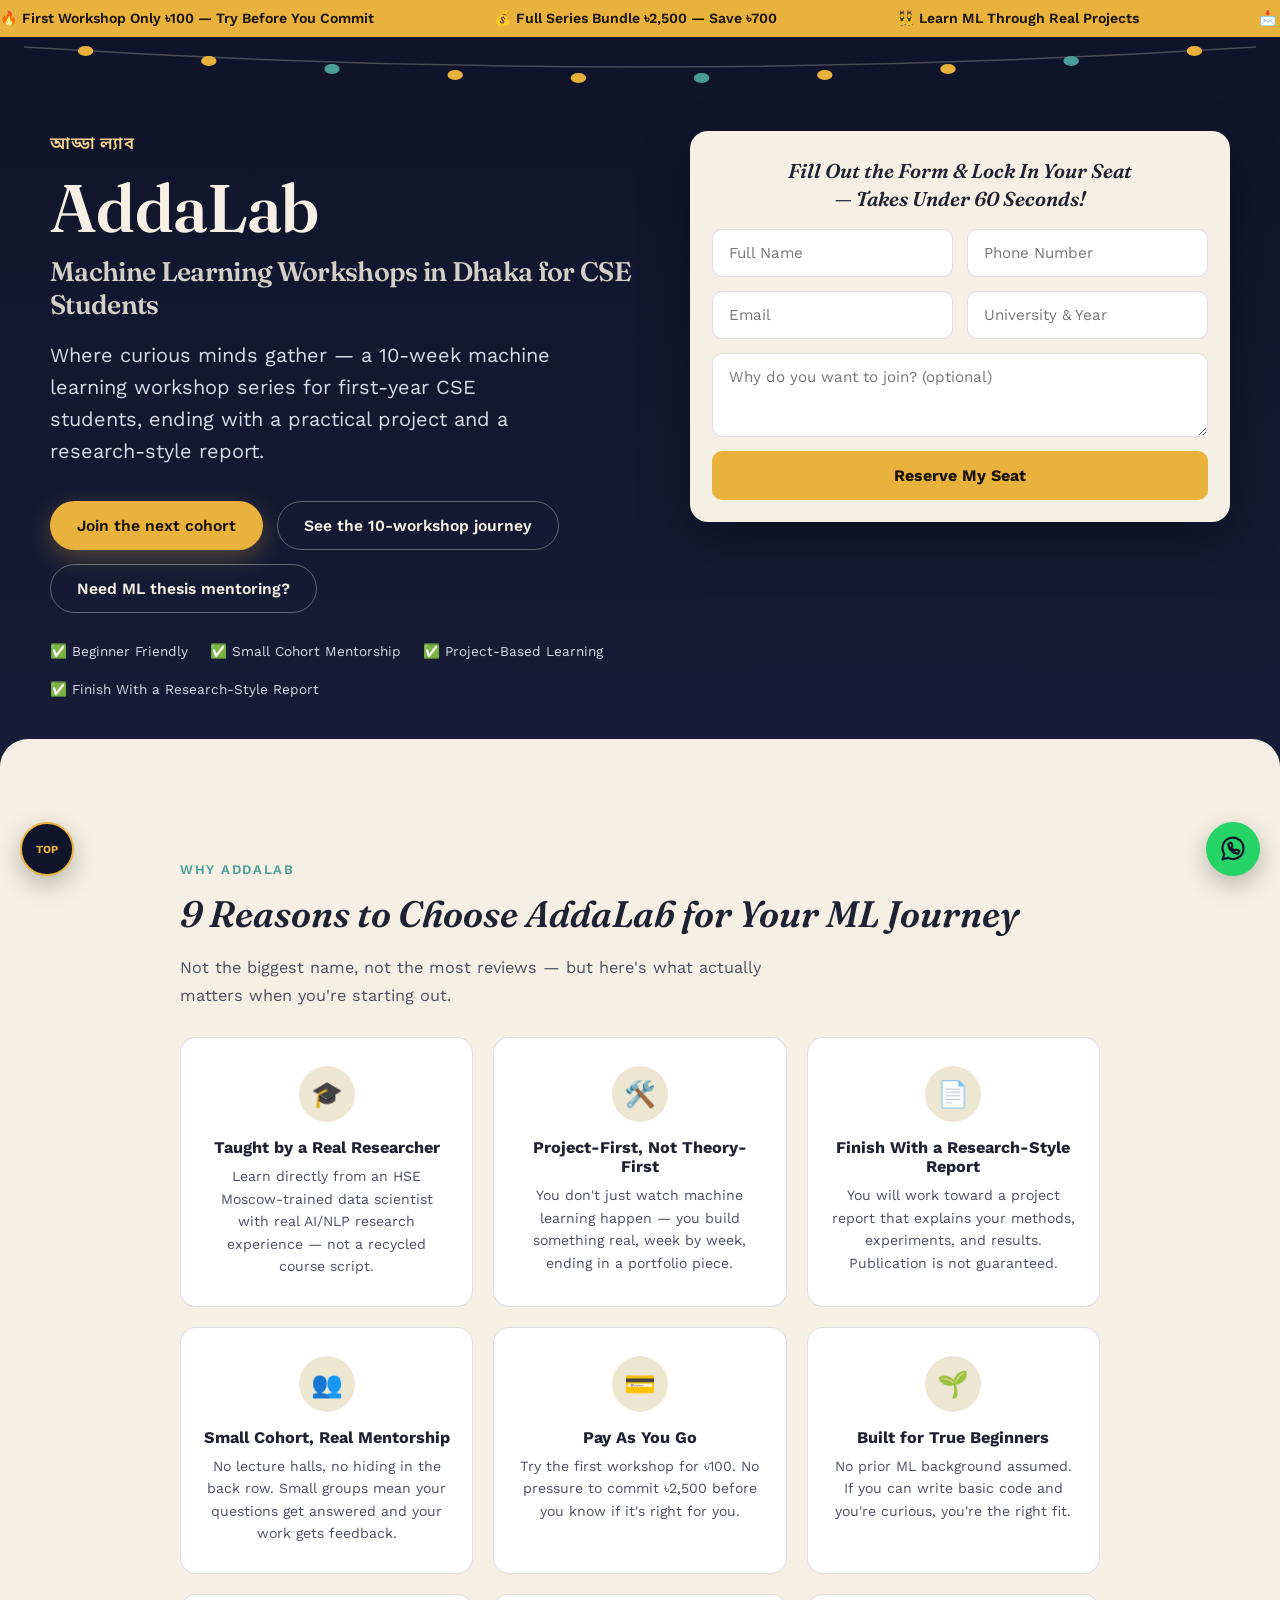
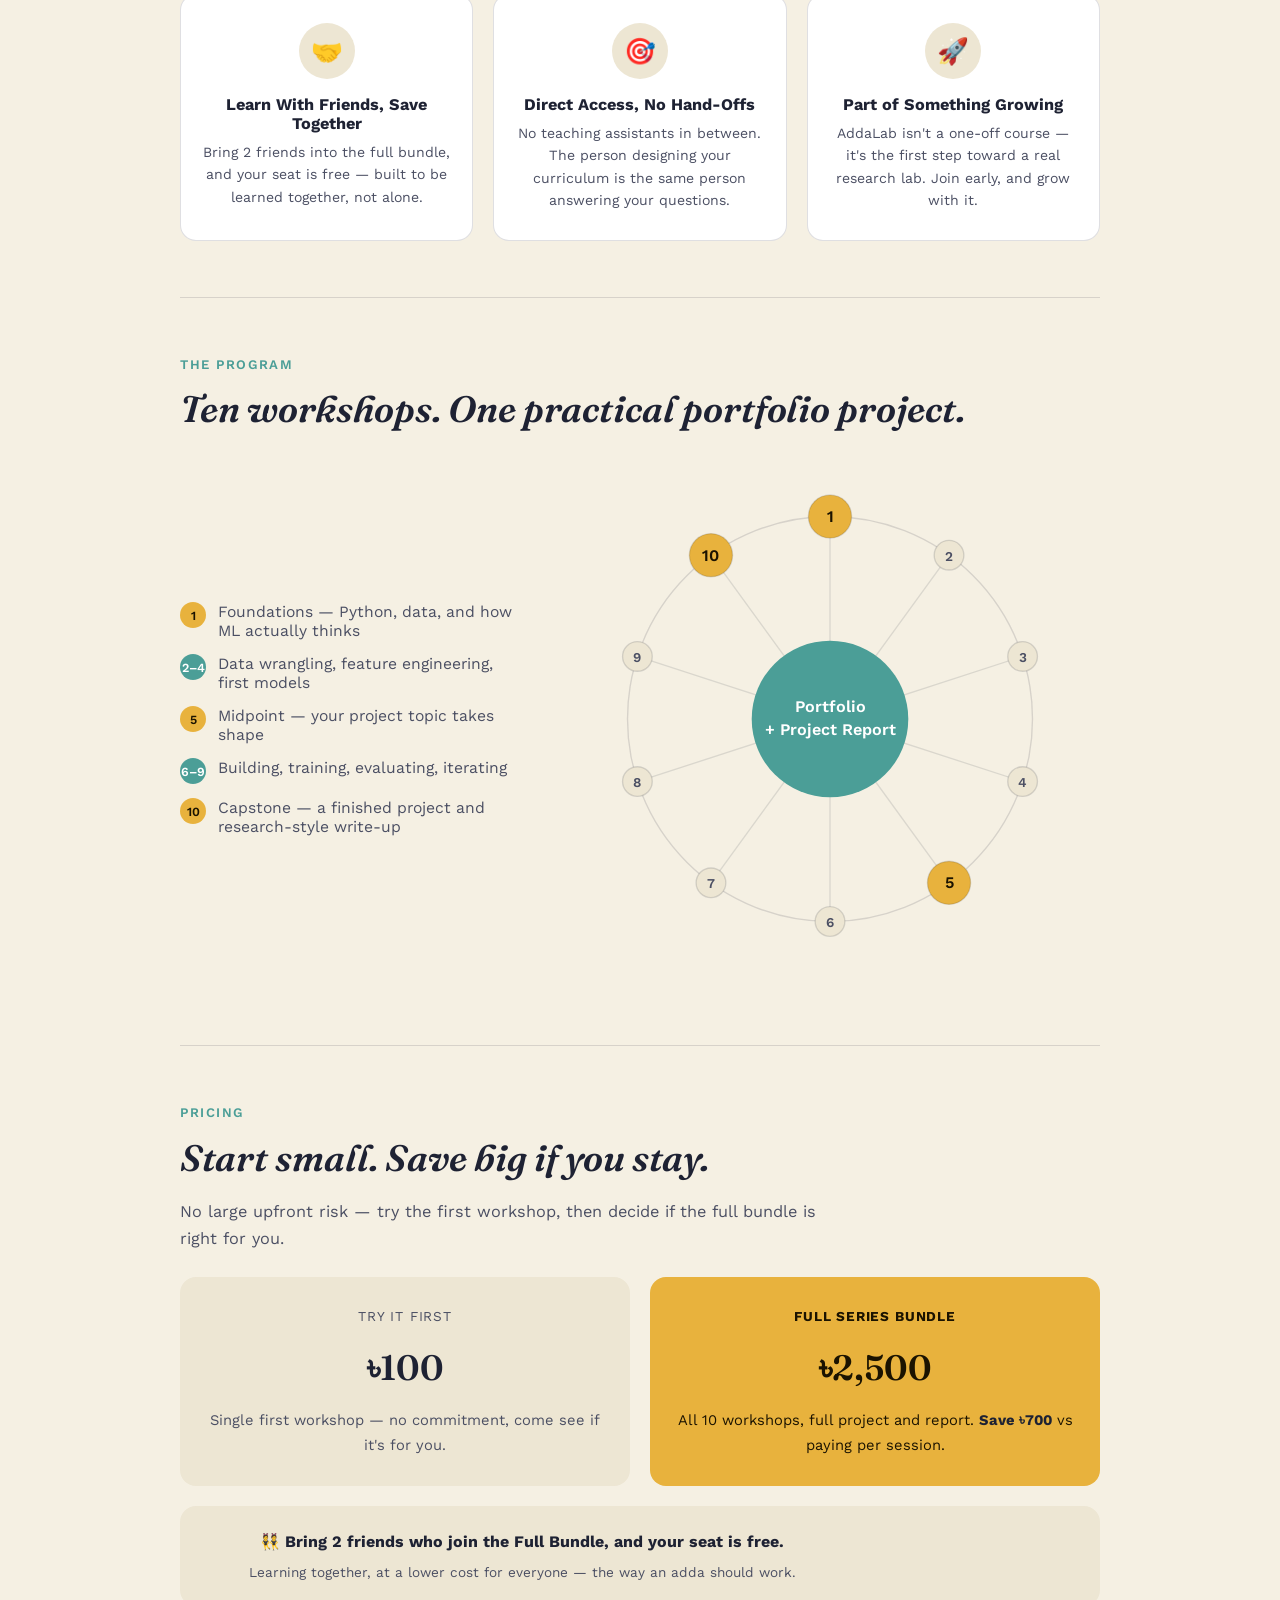
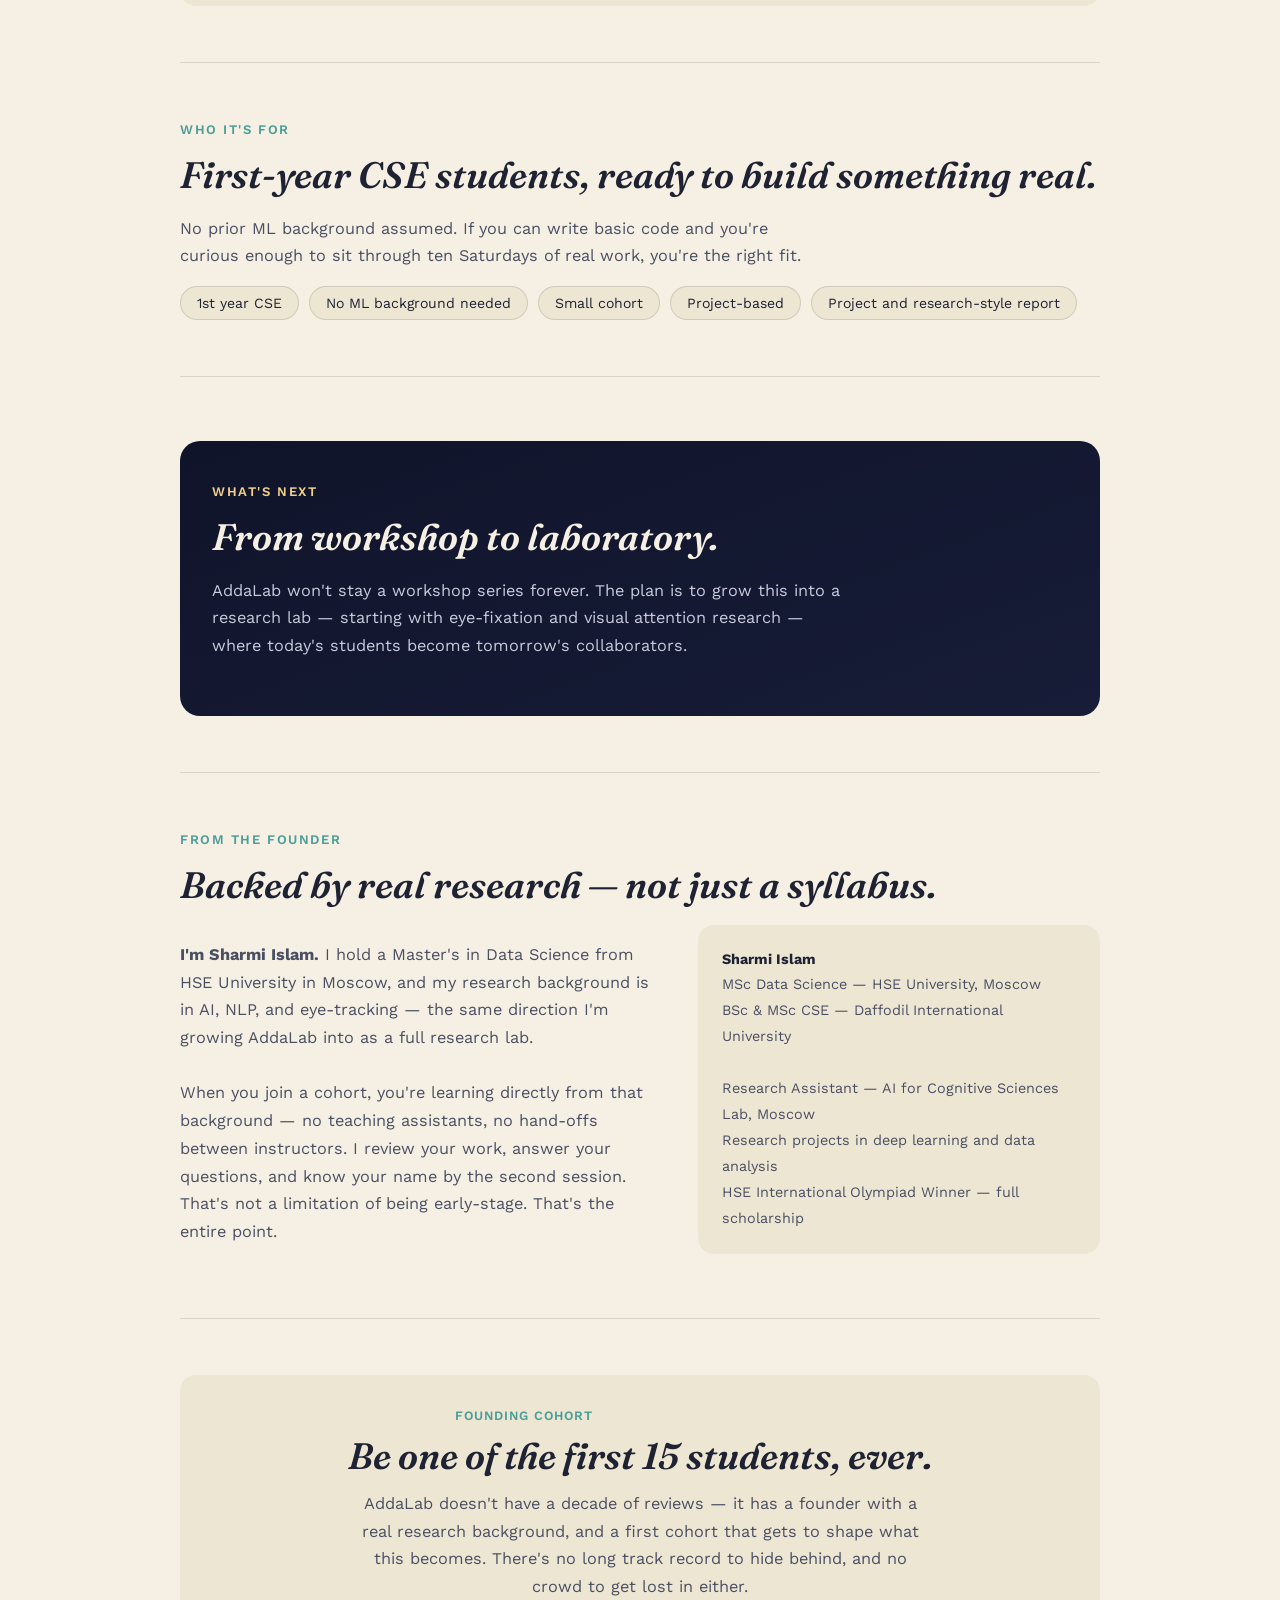
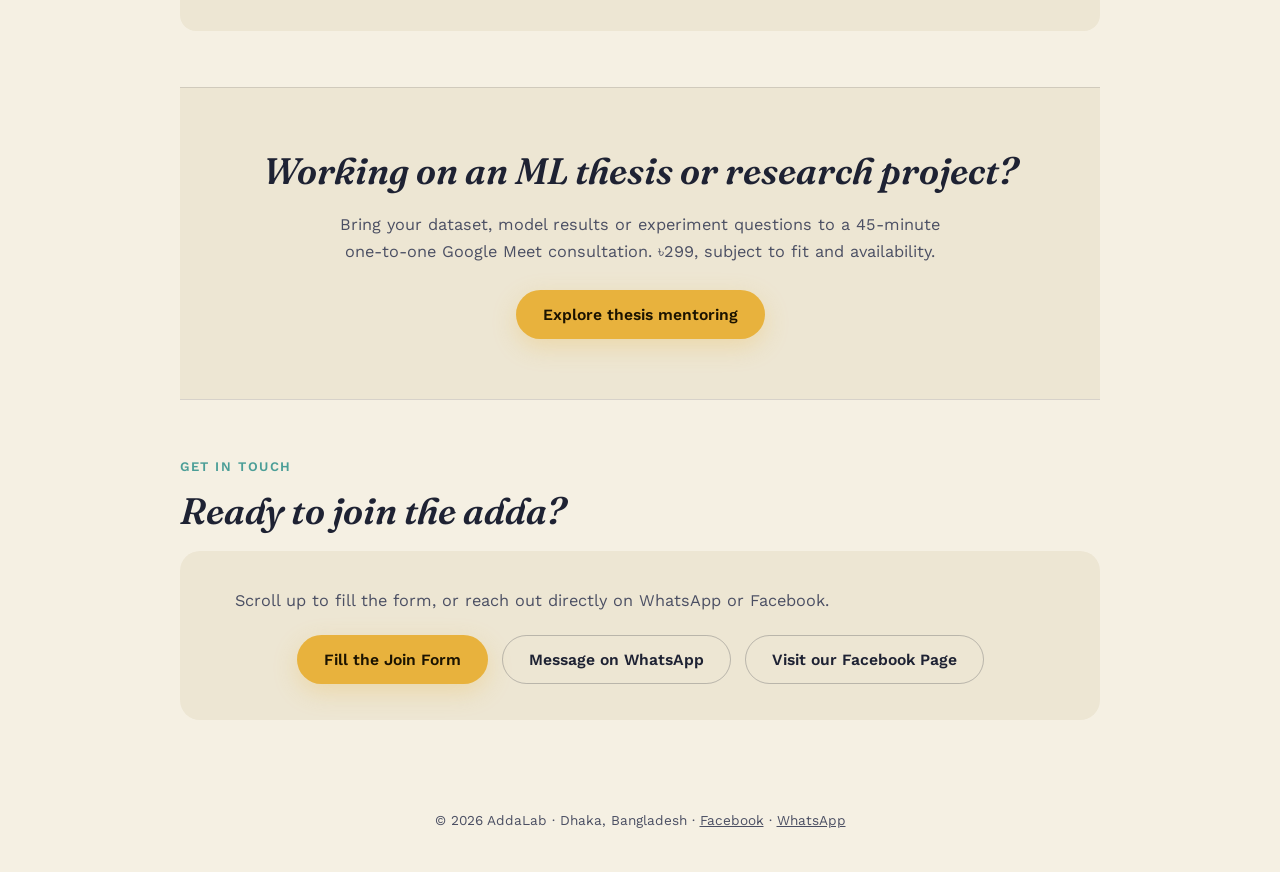
<file: index.html>
<!DOCTYPE html>
<html lang="en">
<head>
<link rel="icon" href="/favicon.ico" sizes="16x16 32x32 48x48" type="image/x-icon">
<link rel="icon" href="/favicon.svg" sizes="any" type="image/svg+xml">
<meta charset="UTF-8">
<meta name="viewport" content="width=device-width, initial-scale=1.0">
<title>AddaLab — Machine Learning Workshops in Dhaka for CSE Students</title>
<meta name="description" content="AddaLab is a 10-week hands-on machine learning workshop series in Dhaka, Bangladesh for first-year CSE students. No prior ML background needed. Build a practical ML project and document your results. Cohort 1 now booking — ৳100 for your first workshop.">
<link rel="canonical" href="https://addalab.org/">

<meta property="og:type" content="website">
<meta property="og:url" content="https://addalab.org/">
<meta property="og:title" content="AddaLab — Machine Learning Workshops in Dhaka for CSE Students">
<meta property="og:description" content="A 10-week hands-on ML workshop series for first-year CSE students in Dhaka. Build a practical ML project and document your results. Cohort 1 now booking.">
<meta property="og:image" content="https://addalab.org/addalab-fb-cover-v2.jpg">

<meta name="twitter:card" content="summary_large_image">
<meta name="twitter:title" content="AddaLab — Machine Learning Workshops in Dhaka for CSE Students">
<meta name="twitter:description" content="A 10-week hands-on ML workshop series for first-year CSE students in Dhaka. Build a practical ML project and document your results.">
<meta name="twitter:image" content="https://addalab.org/addalab-fb-cover-v2.jpg">

<script type="application/ld+json">
{
  "@context": "https://schema.org",
  "@type": "Course",
  "name": "AddaLab Cohort 1 — Machine Learning Workshop Series",
  "description": "A 10-week hands-on machine learning workshop series for first-year CSE students in Dhaka, Bangladesh. No prior ML background needed. Ends with a practical project and research-style report.",
  "provider": {
    "@type": "Organization",
    "name": "AddaLab",
    "sameAs": "https://www.facebook.com/profile.php?id=61591708600471",
    "url": "https://addalab.org"
  },
  "offers": {
    "@type": "Offer",
    "category": "Paid",
    "price": "100",
    "priceCurrency": "BDT",
    "description": "First workshop — try before committing to the full bundle"
  }
}
</script>
<link rel="preconnect" href="https://fonts.googleapis.com">
<link href="https://fonts.googleapis.com/css2?family=Fraunces:ital,opsz,wght@0,9..144,500;0,9..144,600;1,9..144,500&family=Work+Sans:wght@400;500;600&family=Noto+Sans+Bengali:wght@500;600&display=swap" rel="stylesheet">
<style>
  :root{
    --bg-night: #10142A;
    --bg-night-2: #171C38;
    --paper: #F5F0E3;
    --paper-2: #EDE6D3;
    --ink: #1E2233;
    --ink-soft: #4B4F63;
    --gold: #E8B23D;
    --gold-soft: #F3D089;
    --teal: #4B9E97;
    --line: rgba(30,34,51,0.14);
  }
  *{box-sizing:border-box;}
  html{scroll-behavior:smooth;}
  body{
    margin:0;
    background:var(--paper);
    color:var(--ink);
    font-family:'Work Sans', sans-serif;
    -webkit-font-smoothing:antialiased;
  }
  @media (prefers-reduced-motion: reduce){
    *{animation:none !important; transition:none !important;}
  }

  /* ---------- TICKER RIBBON ---------- */
  .ticker-wrap{
    background:var(--gold);
    overflow:hidden;
    white-space:nowrap;
    position:relative;
    z-index:10;
  }
  .ticker{
    display:inline-flex;
    gap:60px;
    padding:10px 0;
    animation:scrollTicker 22s linear infinite;
    font-family:'Work Sans', sans-serif;
    font-weight:600;
    font-size:0.88rem;
    color:#1B1300;
  }
  .ticker span{padding-right:60px; flex:none;}
  @keyframes scrollTicker{
    0%{transform:translateX(0);}
    100%{transform:translateX(-50%);}
  }

  /* ---------- REASONS GRID ---------- */
  .reasons-grid{
    display:grid;
    grid-template-columns:repeat(3, 1fr);
    gap:20px;
    margin-top:28px;
  }
  .reason-card{
    background:#fff;
    border:1px solid var(--line);
    border-radius:16px;
    padding:28px 22px;
    text-align:center;
  }
  .reason-icon{
    width:56px; height:56px;
    border-radius:50%;
    background:var(--paper-2);
    display:flex; align-items:center; justify-content:center;
    font-size:1.6rem;
    margin:0 auto 16px;
  }
  .reason-card h3{
    font-size:1.02rem;
    margin:0 0 8px;
    color:var(--ink);
  }
  .reason-card p{
    font-size:0.88rem;
    color:var(--ink-soft);
    margin:0;
    line-height:1.6;
  }
  @media (max-width:820px){
    .reasons-grid{grid-template-columns:1fr 1fr;}
  }
  @media (max-width:560px){
    .reasons-grid{grid-template-columns:1fr;}
  }

  /* ---------- FLOATING BUTTONS ---------- */
  .float-btn{
    position:fixed;
    bottom:24px;
    width:54px; height:54px;
    border-radius:50%;
    display:flex; align-items:center; justify-content:center;
    box-shadow:0 8px 24px rgba(0,0,0,0.25);
    text-decoration:none;
    z-index:100;
    font-size:0.68rem;
    font-weight:700;
    transition:transform 0.18s ease;
  }
  .float-btn:hover{transform:translateY(-3px);}
  .float-top{
    left:20px;
    background:var(--bg-night);
    color:var(--gold);
    border:2px solid var(--gold);
  }
  .float-whatsapp{
    right:20px;
    background:#25D366;
    color:#fff;
    font-size:1.6rem;
  }

  /* ---------- HERO ---------- */
  .hero{
    position:relative;
    background:linear-gradient(180deg, var(--bg-night) 0%, var(--bg-night-2) 100%);
    color:var(--paper);
    padding:0 24px 90px;
    overflow:hidden;
  }
  .lights{
    width:100%;
    height:64px;
    display:block;
  }
  .bulb{
    animation:twinkle 3.2s ease-in-out infinite;
  }
  .bulb:nth-child(odd){animation-delay:0.6s;}
  .bulb:nth-child(3n){animation-delay:1.4s;}
  @keyframes twinkle{
    0%,100%{opacity:0.55;}
    50%{opacity:1;}
  }
  .hero-inner{
    max-width:760px;
    margin:0 auto;
    text-align:center;
    padding-top:20px;
  }
  .hero-grid{
    max-width:1180px;
    margin:0 auto;
    padding-top:30px;
    display:grid;
    grid-template-columns:1.05fr 0.95fr;
    gap:44px;
    align-items:start;
  }
  .hero-left{text-align:left;}
  .hero-left .cta-row{justify-content:flex-start;}
  .hero-left .trust-row{justify-content:flex-start !important;}
  .hero-form-card{
    background:var(--paper);
    border-radius:18px;
    padding:22px;
    box-shadow:0 20px 50px rgba(0,0,0,0.35);
  }
  .hero-form-card h3{
    font-family:'Fraunces', serif;
    font-weight:600;
    font-style:italic;
    color:var(--ink);
    text-align:center;
    font-size:1.25rem;
    margin:4px 0 16px;
    line-height:1.4;
  }
  @media (max-width:860px){
    .hero-grid{grid-template-columns:1fr;}
    .hero-left{text-align:center;}
    .hero-left .cta-row{justify-content:center;}
    .hero-left .trust-row{justify-content:center !important;}
  }
  .eyebrow-bn{
    font-family:'Noto Sans Bengali', sans-serif;
    font-size:1.05rem;
    font-weight:600;
    letter-spacing:0.04em;
    color:var(--gold-soft);
    margin:0 0 6px;
  }
  h1.brand{
    font-family:'Fraunces', serif;
    font-weight:600;
    font-size:clamp(2.6rem, 6vw, 4.2rem);
    letter-spacing:-0.01em;
    margin:0 0 18px;
  }
  .hero p.tag{
    font-size:clamp(1.05rem, 2vw, 1.25rem);
    color:#D9DAE8;
    max-width:520px;
    margin:0 auto 34px;
    line-height:1.6;
  }
  .cta-row{
    display:flex;
    gap:14px;
    justify-content:center;
    flex-wrap:wrap;
  }
  .btn{
    display:inline-flex;
    align-items:center;
    gap:8px;
    padding:14px 26px;
    border-radius:999px;
    font-family:'Work Sans', sans-serif;
    font-weight:600;
    font-size:0.98rem;
    text-decoration:none;
    cursor:pointer;
    border:1px solid transparent;
    transition:transform 0.18s ease, box-shadow 0.18s ease;
  }
  .btn:hover{transform:translateY(-2px);}
  .btn-primary{
    background:var(--gold);
    color:#1B1300;
    box-shadow:0 8px 24px rgba(232,178,61,0.28);
  }
  .btn-primary:hover{box-shadow:0 12px 30px rgba(232,178,61,0.38);}
  .btn-ghost{
    background:transparent;
    border-color:rgba(245,240,227,0.35);
    color:var(--paper);
  }
  .btn-ghost:hover{border-color:var(--paper);}

  /* ---------- PAPER SHEET ---------- */
  .sheet{
    background:var(--paper);
    border-radius:28px 28px 0 0;
    margin-top:-48px;
    position:relative;
    z-index:2;
    padding:64px 24px 0;
  }
  section{
    max-width:920px;
    margin:0 auto;
    padding:56px 0;
  }
  section + section{border-top:1px solid var(--line);}
  .eyebrow{
    font-size:0.82rem;
    font-weight:600;
    letter-spacing:0.12em;
    text-transform:uppercase;
    color:var(--teal);
    margin:0 0 10px;
  }
  h2{
    font-family:'Fraunces', serif;
    font-weight:600;
    font-style:italic;
    font-size:clamp(1.7rem, 3vw, 2.3rem);
    margin:0 0 18px;
    color:var(--ink);
  }
  p{
    line-height:1.7;
    color:var(--ink-soft);
    font-size:1.02rem;
    max-width:640px;
  }

  /* About */
  .about-grid{
    display:grid;
    grid-template-columns:1.2fr 1fr;
    gap:36px;
    align-items:start;
  }
  .about-card{
    background:var(--paper-2);
    border-radius:16px;
    padding:22px 24px;
  }
  .about-card b{color:var(--ink);}

  /* Journey diagram */
  .journey-wrap{
    display:grid;
    grid-template-columns:340px 1fr;
    gap:40px;
    align-items:center;
  }
  .journey-list{
    list-style:none;
    margin:0;
    padding:0;
    display:flex;
    flex-direction:column;
    gap:14px;
  }
  .journey-list li{
    display:flex;
    gap:12px;
    align-items:flex-start;
    font-size:0.98rem;
    color:var(--ink-soft);
  }
  .journey-list .dot{
    flex:none;
    width:26px;height:26px;
    border-radius:50%;
    background:var(--teal);
    color:#fff;
    font-size:0.78rem;
    font-weight:600;
    display:flex;align-items:center;justify-content:center;
  }
  .journey-list .dot.gold{background:var(--gold); color:#1B1300;}

  /* Who it's for */
  .pill-row{display:flex; gap:10px; flex-wrap:wrap; margin-top:8px;}
  .pill{
    background:var(--paper-2);
    border:1px solid var(--line);
    border-radius:999px;
    padding:8px 16px;
    font-size:0.88rem;
    color:var(--ink);
  }

  /* Future night card */
  .future{
    background:linear-gradient(160deg, var(--bg-night) 0%, var(--bg-night-2) 100%);
    color:var(--paper);
    border-radius:20px;
    padding:40px 32px;
    margin:8px 0 0;
  }
  .future h2{color:var(--paper);}
  .future p{color:#C9CBDC;}
  .future .eyebrow{color:var(--gold-soft);}

  /* Contact */
  .contact-card{
    background:var(--paper-2);
    border-radius:20px;
    padding:36px 32px;
    text-align:center;
  }
  .contact-note{
    font-size:0.86rem;
    color:var(--ink-soft);
    opacity:0.8;
    margin-top:14px;
  }

  footer{
    text-align:center;
    padding:36px 24px 44px;
    color:var(--ink-soft);
    font-size:0.85rem;
  }

  @media (max-width:720px){
    .about-grid, .journey-wrap{grid-template-columns:1fr;}
  }
</style>
<link rel="stylesheet" href="/whatsapp.css">
</head>
<body>

<div class="ticker-wrap">
  <div class="ticker">
    <span>🔥 First Workshop Only ৳100 — Try Before You Commit</span>
    <span>💰 Full Series Bundle ৳2,500 — Save ৳700</span>
    <span>👯 Learn ML Through Real Projects</span>
    <span>📩 Ask About the Next Cohort</span>
    <span>🔥 First Workshop Only ৳100 — Try Before You Commit</span>
    <span>💰 Full Series Bundle ৳2,500 — Save ৳700</span>
    <span>👯 Learn ML Through Real Projects</span>
    <span>📩 Ask About the Next Cohort</span>
  </div>
</div>

<div class="hero">
  <svg class="lights" viewBox="0 0 800 64" preserveAspectRatio="none" xmlns="http://www.w3.org/2000/svg">
    <path d="M0,10 Q400,50 800,10" stroke="rgba(245,240,227,0.25)" stroke-width="1.5" fill="none"/>
    <g>
      <!-- bulbs spaced along the wire curve -->
      <circle class="bulb" cx="40" cy="14" r="5" fill="#E8B23D"/>
      <circle class="bulb" cx="120" cy="24" r="5" fill="#E8B23D"/>
      <circle class="bulb" cx="200" cy="32" r="5" fill="#4B9E97"/>
      <circle class="bulb" cx="280" cy="38" r="5" fill="#E8B23D"/>
      <circle class="bulb" cx="360" cy="41" r="5" fill="#E8B23D"/>
      <circle class="bulb" cx="440" cy="41" r="5" fill="#4B9E97"/>
      <circle class="bulb" cx="520" cy="38" r="5" fill="#E8B23D"/>
      <circle class="bulb" cx="600" cy="32" r="5" fill="#E8B23D"/>
      <circle class="bulb" cx="680" cy="24" r="5" fill="#4B9E97"/>
      <circle class="bulb" cx="760" cy="14" r="5" fill="#E8B23D"/>
    </g>
  </svg>

  <div class="hero-grid">
    <div class="hero-left">
      <p class="eyebrow-bn">আড্ডা ল্যাব</p>
      <h1 class="brand">AddaLab<br><span style="font-size:0.4em; display:block; margin-top:6px; opacity:0.85;">Machine Learning Workshops in Dhaka for CSE Students</span></h1>
      <p class="tag" style="margin-left:0;">Where curious minds gather — a 10-week machine learning workshop series for first-year CSE students, ending with a practical project and a research-style report.</p>
      <div class="cta-row">
        <a href="#hero-form" class="btn btn-primary">Join the next cohort</a>
        <a href="/resources" class="btn btn-ghost">See the 10-workshop journey</a>
        <a href="/mentoring/" class="btn btn-ghost">Need ML thesis mentoring?</a>
      </div>
      <div class="trust-row" style="display:flex; gap:22px; flex-wrap:wrap; justify-content:center; margin-top:30px; font-size:0.85rem; color:#D9DAE8;">
        <span>✅ Beginner Friendly</span>
        <span>✅ Small Cohort Mentorship</span>
        <span>✅ Project-Based Learning</span>
        <span>✅ Finish With a Research-Style Report</span>
      </div>
    </div>

    <div class="hero-form-card" id="hero-form">
      <h3>Fill Out the Form & Lock In Your Seat<br>— Takes Under 60 Seconds!</h3>

      <form id="addalab-form" action="https://docs.google.com/forms/d/e/1FAIpQLSdt62RvfNZaC1agsnhz81k8Bf5UkVswMl30OeSfcbDd22faoQ/formResponse" method="POST" target="hidden-submit-frame" style="display:grid; grid-template-columns:1fr 1fr; gap:14px;">
        <input type="text" name="entry.108734656" placeholder="Full Name" required
          style="padding:14px 16px; border:1px solid var(--line); border-radius:10px; font-family:'Work Sans',sans-serif; font-size:0.95rem; background:#fff; grid-column:span 1;">
        <input type="tel" name="entry.1070283946" placeholder="Phone Number" required
          style="padding:14px 16px; border:1px solid var(--line); border-radius:10px; font-family:'Work Sans',sans-serif; font-size:0.95rem; background:#fff; grid-column:span 1;">
        <input type="email" name="entry.1040497938" placeholder="Email"
          style="padding:14px 16px; border:1px solid var(--line); border-radius:10px; font-family:'Work Sans',sans-serif; font-size:0.95rem; background:#fff; grid-column:span 1;">
        <input type="text" name="entry.1132320794" placeholder="University & Year" required
          style="padding:14px 16px; border:1px solid var(--line); border-radius:10px; font-family:'Work Sans',sans-serif; font-size:0.95rem; background:#fff; grid-column:span 1;">
        <textarea name="entry.1811411335" placeholder="Why do you want to join? (optional)" rows="3"
          style="padding:14px 16px; border:1px solid var(--line); border-radius:10px; font-family:'Work Sans',sans-serif; font-size:0.95rem; background:#fff; resize:vertical; grid-column:1 / -1;"></textarea>
        <button type="submit"
          style="grid-column:1 / -1; background:var(--gold); color:#1B1300; font-weight:700; font-size:1rem; padding:15px; border:none; border-radius:10px; cursor:pointer; font-family:'Work Sans',sans-serif;">
          Reserve My Seat
        </button>
      </form>

      <style>
        @media (max-width:520px){
          #addalab-form{grid-template-columns:1fr !important;}
        }
      </style>

      <p id="addalab-form-success" style="display:none; text-align:center; color:var(--teal); font-weight:600; margin-top:16px;">
        🎉 You're in! We'll message you on WhatsApp soon.
      </p>

      <iframe name="hidden-submit-frame" style="display:none;" onload="if(window.__adfSubmitted){document.getElementById('addalab-form').style.display='none'; document.getElementById('addalab-form-success').style.display='block';}"></iframe>
    </div>
  </div>

  <script>
    document.getElementById('addalab-form').addEventListener('submit', function(){
      window.__adfSubmitted = true;
    });
  </script>
</div>

<div class="sheet">

  <section id="reasons">
    <p class="eyebrow">Why AddaLab</p>
    <h2>9 Reasons to Choose AddaLab for Your ML Journey</h2>
    <p>Not the biggest name, not the most reviews — but here's what actually matters when you're starting out.</p>
    <div class="reasons-grid">
      <div class="reason-card">
        <div class="reason-icon">🎓</div>
        <h3>Taught by a Real Researcher</h3>
        <p>Learn directly from an HSE Moscow-trained data scientist with real AI/NLP research experience — not a recycled course script.</p>
      </div>
      <div class="reason-card">
        <div class="reason-icon">🛠️</div>
        <h3>Project-First, Not Theory-First</h3>
        <p>You don't just watch machine learning happen — you build something real, week by week, ending in a portfolio piece.</p>
      </div>
      <div class="reason-card">
        <div class="reason-icon">📄</div>
        <h3>Finish With a Research-Style Report</h3>
        <p>You will work toward a project report that explains your methods, experiments, and results. Publication is not guaranteed.</p>
      </div>
      <div class="reason-card">
        <div class="reason-icon">👥</div>
        <h3>Small Cohort, Real Mentorship</h3>
        <p>No lecture halls, no hiding in the back row. Small groups mean your questions get answered and your work gets feedback.</p>
      </div>
      <div class="reason-card">
        <div class="reason-icon">💳</div>
        <h3>Pay As You Go</h3>
        <p>Try the first workshop for ৳100. No pressure to commit ৳2,500 before you know if it's right for you.</p>
      </div>
      <div class="reason-card">
        <div class="reason-icon">🌱</div>
        <h3>Built for True Beginners</h3>
        <p>No prior ML background assumed. If you can write basic code and you're curious, you're the right fit.</p>
      </div>
      <div class="reason-card">
        <div class="reason-icon">🤝</div>
        <h3>Learn With Friends, Save Together</h3>
        <p>Bring 2 friends into the full bundle, and your seat is free — built to be learned together, not alone.</p>
      </div>
      <div class="reason-card">
        <div class="reason-icon">🎯</div>
        <h3>Direct Access, No Hand-Offs</h3>
        <p>No teaching assistants in between. The person designing your curriculum is the same person answering your questions.</p>
      </div>
      <div class="reason-card">
        <div class="reason-icon">🚀</div>
        <h3>Part of Something Growing</h3>
        <p>AddaLab isn't a one-off course — it's the first step toward a real research lab. Join early, and grow with it.</p>
      </div>
    </div>
  </section>

  <section id="journey">
    <p class="eyebrow">The Program</p>
    <h2>Ten workshops. One practical portfolio project.</h2>
    <div class="journey-wrap">
      <ul class="journey-list">
        <li><span class="dot gold">1</span> Foundations — Python, data, and how ML actually thinks</li>
        <li><span class="dot">2–4</span> Data wrangling, feature engineering, first models</li>
        <li><span class="dot gold">5</span> Midpoint — your project topic takes shape</li>
        <li><span class="dot">6–9</span> Building, training, evaluating, iterating</li>
        <li><span class="dot gold">10</span> Capstone — a finished project and research-style write-up</li>
      </ul>
      <svg viewBox="0 0 400 400" width="100%" height="auto" xmlns="http://www.w3.org/2000/svg">
        <circle cx="200" cy="200" r="150" fill="none" stroke="var(--line)" stroke-width="1"/>
        <g id="nodes"></g>
        <circle cx="200" cy="200" r="58" fill="#4B9E97"/>
        <text x="200" y="195" text-anchor="middle" fill="#fff" font-family="Work Sans, sans-serif" font-size="12" font-weight="600">Portfolio</text>
        <text x="200" y="212" text-anchor="middle" fill="#fff" font-family="Work Sans, sans-serif" font-size="12" font-weight="600">+ Project Report</text>
      </svg>
    </div>
  </section>

  <section id="pricing">
    <p class="eyebrow">Pricing</p>
    <h2>Start small. Save big if you stay.</h2>
    <p>No large upfront risk — try the first workshop, then decide if the full bundle is right for you.</p>
    <div style="display:grid; grid-template-columns:1fr 1fr; gap:20px; margin-top:24px;">
      <div class="about-card" style="text-align:center; padding:28px 20px;">
        <p style="margin:0; font-size:0.85rem; color:var(--ink-soft); text-transform:uppercase; letter-spacing:0.06em;">Try It First</p>
        <p style="margin:10px 0; font-family:'Fraunces',serif; font-weight:600; font-size:2.2rem; color:var(--ink);">৳100</p>
        <p style="margin:0; color:var(--ink-soft); font-size:0.92rem;">Single first workshop — no commitment, come see if it's for you.</p>
      </div>
      <div class="about-card" style="text-align:center; padding:28px 20px; background:var(--gold); position:relative;">
        <p style="margin:0; font-size:0.85rem; color:#1B1300; text-transform:uppercase; letter-spacing:0.06em; font-weight:700;">Full Series Bundle</p>
        <p style="margin:10px 0; font-family:'Fraunces',serif; font-weight:600; font-size:2.2rem; color:#1B1300;">৳2,500</p>
        <p style="margin:0; color:#1B1300; font-size:0.92rem;">All 10 workshops, full project and report. <b>Save ৳700</b> vs paying per session.</p>
      </div>
    </div>
    <div class="about-card" style="margin-top:20px; text-align:center; padding:22px;">
      <p style="margin:0; color:var(--ink); font-size:1rem;"><b>👯 Bring 2 friends who join the Full Bundle, and your seat is free.</b></p>
      <p style="margin:6px 0 0; color:var(--ink-soft); font-size:0.85rem;">Learning together, at a lower cost for everyone — the way an adda should work.</p>
    </div>
  </section>

  <section id="who">
    <p class="eyebrow">Who it's for</p>
    <h2>First-year CSE students, ready to build something real.</h2>
    <p>No prior ML background assumed. If you can write basic code and you're curious enough to sit through ten Saturdays of real work, you're the right fit.</p>
    <div class="pill-row">
      <span class="pill">1st year CSE</span>
      <span class="pill">No ML background needed</span>
      <span class="pill">Small cohort</span>
      <span class="pill">Project-based</span>
      <span class="pill">Project and research-style report</span>
    </div>
  </section>

  <section id="future">
    <div class="future">
      <p class="eyebrow">What's next</p>
      <h2>From workshop to laboratory.</h2>
      <p>AddaLab won't stay a workshop series forever. The plan is to grow this into a research lab — starting with eye-fixation and visual attention research — where today's students become tomorrow's collaborators.</p>
    </div>
  </section>

  <section id="founder">
    <p class="eyebrow">From the Founder</p>
    <h2>Backed by real research — not just a syllabus.</h2>
    <div class="about-grid">
      <p><b>I'm Sharmi Islam.</b> I hold a Master's in Data Science from HSE University in Moscow, and my research background is in AI, NLP, and eye-tracking — the same direction I'm growing AddaLab into as a full research lab.<br><br>
      When you join a cohort, you're learning directly from that background — no teaching assistants, no hand-offs between instructors. I review your work, answer your questions, and know your name by the second session. That's not a limitation of being early-stage. That's the entire point.</p>
      <div class="about-card">
        <p style="margin:0; font-size:0.9rem; line-height:1.8;">
        <b>Sharmi Islam</b><br>
        MSc Data Science — HSE University, Moscow<br>
        BSc & MSc CSE — Daffodil International University<br><br>
        Research Assistant — AI for Cognitive Sciences Lab, Moscow<br>
        Research projects in deep learning and data analysis<br>
        HSE International Olympiad Winner — full scholarship<br>
        </p>
      </div>
    </div>
  </section>

  <section id="founding-cohort">
    <div class="about-card" style="text-align:center; padding:30px 24px; background:var(--paper-2);">
      <p style="margin:0 0 6px; font-size:0.8rem; letter-spacing:0.08em; text-transform:uppercase; color:var(--teal); font-weight:600;">Founding Cohort</p>
      <h2 style="margin:0 0 12px;">Be one of the first 15 students, ever.</h2>
      <p style="max-width:560px; margin:0 auto;">AddaLab doesn't have a decade of reviews — it has a founder with a real research background, and a first cohort that gets to shape what this becomes. There's no long track record to hide behind, and no crowd to get lost in either.</p>
    </div>
  </section>

<section id="mentoring-intro" style="background:var(--paper-2);padding:60px 24px;text-align:center;">
<h2>Working on an ML thesis or research project?</h2><p style="max-width:620px;margin:14px auto 24px;line-height:1.7;">Bring your dataset, model results or experiment questions to a 45-minute one-to-one Google Meet consultation. ৳299, subject to fit and availability.</p><a class="btn btn-primary" href="/mentoring/">Explore thesis mentoring</a>
</section>
  <section id="contact">
    <p class="eyebrow">Get in touch</p>
    <h2>Ready to join the adda?</h2>
    <div class="contact-card">
      <p style="margin:0 0 20px;">Scroll up to fill the form, or reach out directly on WhatsApp or Facebook.</p>
      <div class="cta-row" style="justify-content:center; flex-wrap:wrap;">
        <a href="#hero-form" class="btn btn-primary" style="color:#1B1300;">Fill the Join Form</a>
        <a href="https://wa.me/8801822604437?text=Hello%20AddaLab%2C%20I%20would%20like%20to%20know%20more%20about%20your%20ML%20mentoring%20service." class="btn btn-ghost" style="border-color:rgba(30,34,51,0.25); color:var(--ink);">Message on WhatsApp</a>
        <a href="https://www.facebook.com/profile.php?id=61591708600471" class="btn btn-ghost" style="border-color:rgba(30,34,51,0.25); color:var(--ink);" target="_blank" rel="noopener">Visit our Facebook Page</a>
      </div>
    </div>
  </section>

</div>

<footer>
  © 2026 AddaLab · Dhaka, Bangladesh · <a href="https://www.facebook.com/profile.php?id=61591708600471" style="color:inherit;" target="_blank" rel="noopener">Facebook</a> · <a href="https://wa.me/8801822604437?text=Hello%20AddaLab%2C%20I%20would%20like%20to%20know%20more%20about%20your%20ML%20mentoring%20service." style="color:inherit;">WhatsApp</a>
</footer>

<a href="#top" class="float-btn float-top" onclick="window.scrollTo({top:0, behavior:'smooth'}); return false;">TOP</a>
<a href="https://wa.me/8801822604437?text=Hello%20AddaLab%2C%20I%20would%20like%20to%20know%20more%20about%20your%20ML%20mentoring%20service." class="whatsapp-chat" target="_blank" rel="noopener noreferrer" aria-label="Chat with AddaLab on WhatsApp (opens in a new tab)" title="Chat with AddaLab on WhatsApp"><svg xmlns="http://www.w3.org/2000/svg" width="28" height="28" viewBox="0 0 24 24" fill="none" stroke="currentColor" stroke-width="1.8" stroke-linecap="round" stroke-linejoin="round" aria-hidden="true" focusable="false"><path d="M21 11.5a9 9 0 0 1-13.4 7.9L3 21l1.6-4.6A9 9 0 1 1 21 11.5Z"/><path d="M8 7.5c0 4.7 3.8 8.5 8.5 8.5l1-2.5-3-1-1 1a7 7 0 0 1-3-3l1-1-1-3Z"/></svg></a>

<script>
  // Draw the 10 workshop nodes around the circle
  (function(){
    var svgNS = "http://www.w3.org/2000/svg";
    var g = document.getElementById('nodes');
    var cx = 200, cy = 200, r = 150;
    var total = 10;
    var milestones = [1,5,10];
    for(var i=0;i<total;i++){
      var angle = (i/total) * 2*Math.PI - Math.PI/2;
      var x = cx + r*Math.cos(angle);
      var y = cy + r*Math.sin(angle);
      var isMilestone = milestones.indexOf(i+1) !== -1;

      var line = document.createElementNS(svgNS,'line');
      line.setAttribute('x1',cx); line.setAttribute('y1',cy);
      line.setAttribute('x2',x); line.setAttribute('y2',y);
      line.setAttribute('stroke', 'rgba(30,34,51,0.12)');
      line.setAttribute('stroke-width','1');
      g.appendChild(line);

      var circle = document.createElementNS(svgNS,'circle');
      circle.setAttribute('cx',x); circle.setAttribute('cy',y);
      circle.setAttribute('r', isMilestone ? 16 : 11);
      circle.setAttribute('fill', isMilestone ? '#E8B23D' : '#EDE6D3');
      circle.setAttribute('stroke', '#1E2233');
      circle.setAttribute('stroke-opacity','0.15');
      g.appendChild(circle);

      var text = document.createElementNS(svgNS,'text');
      text.setAttribute('x',x); text.setAttribute('y', y+4);
      text.setAttribute('text-anchor','middle');
      text.setAttribute('font-family','Work Sans, sans-serif');
      text.setAttribute('font-size', isMilestone ? '12' : '10');
      text.setAttribute('font-weight','600');
      text.setAttribute('fill', isMilestone ? '#1B1300' : '#4B4F63');
      text.textContent = i+1;
      g.appendChild(text);
    }
  })();
</script>

</body>
</html>
</file>
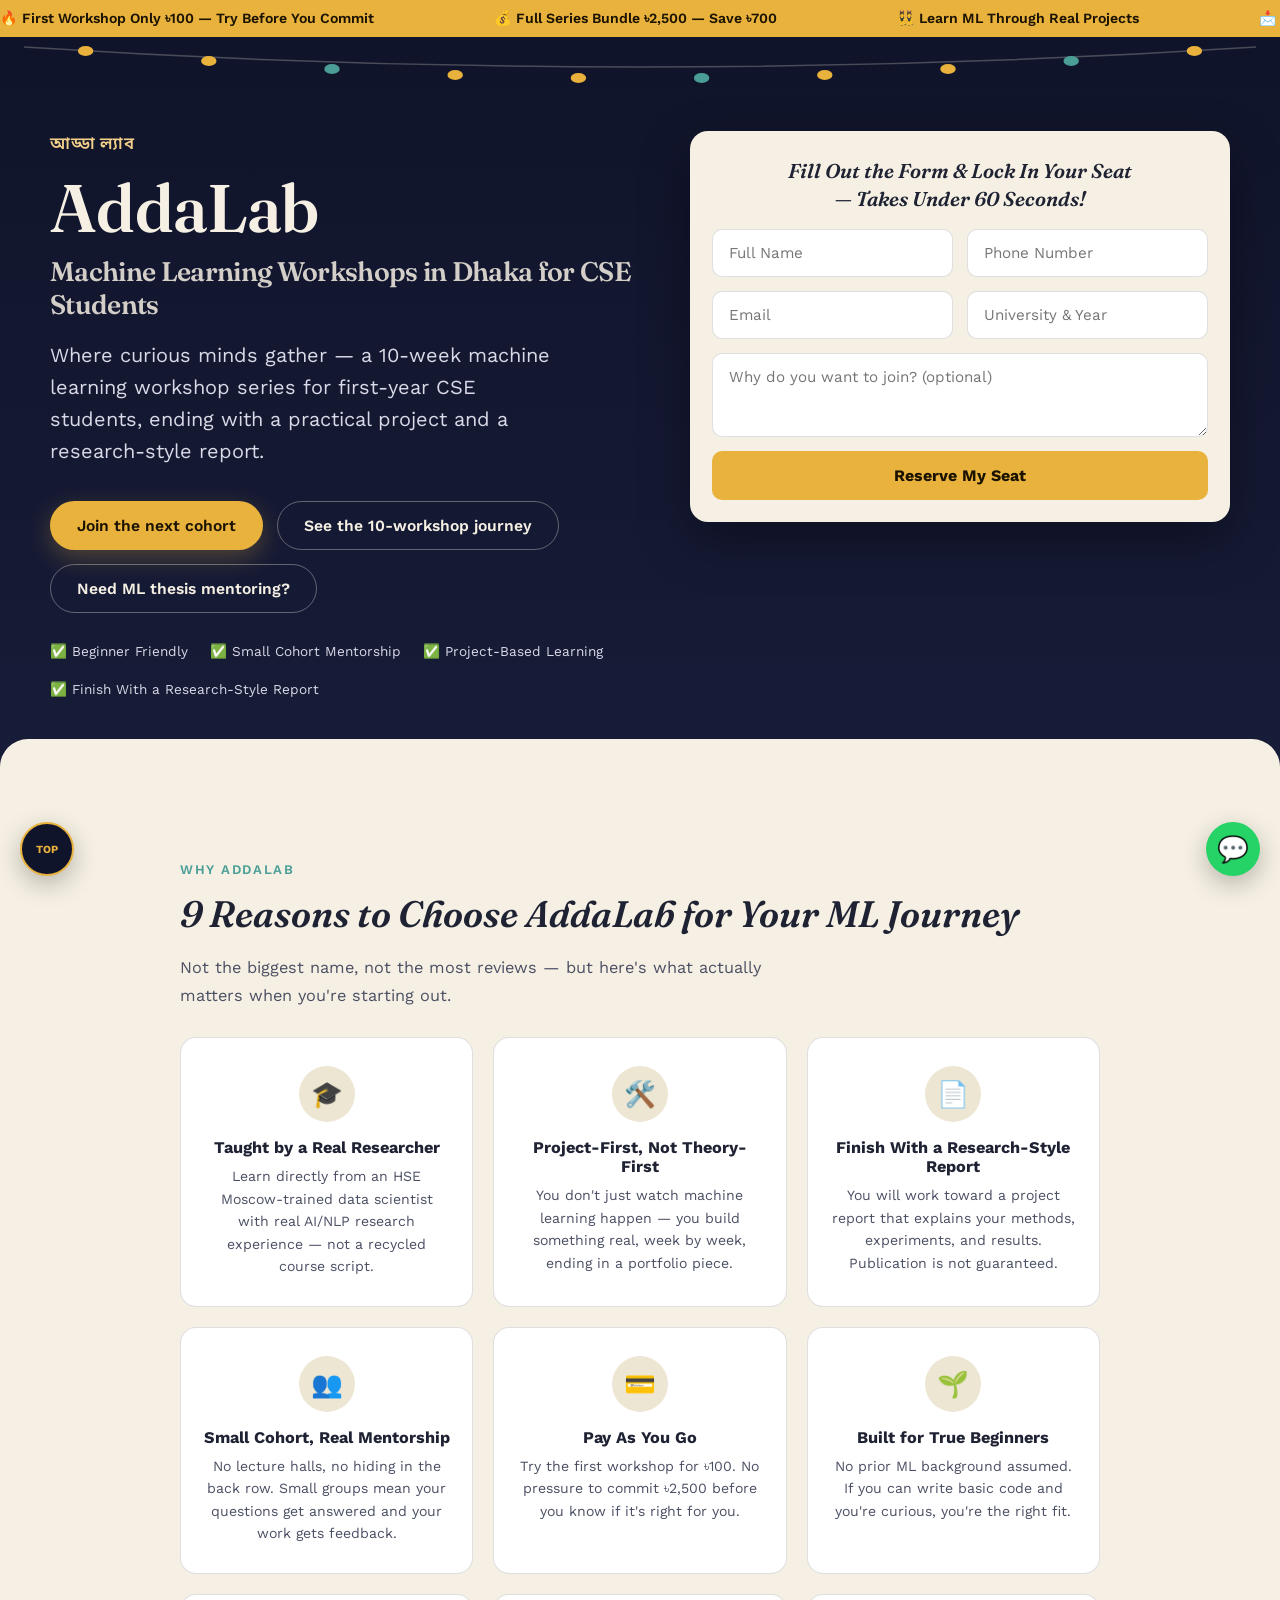
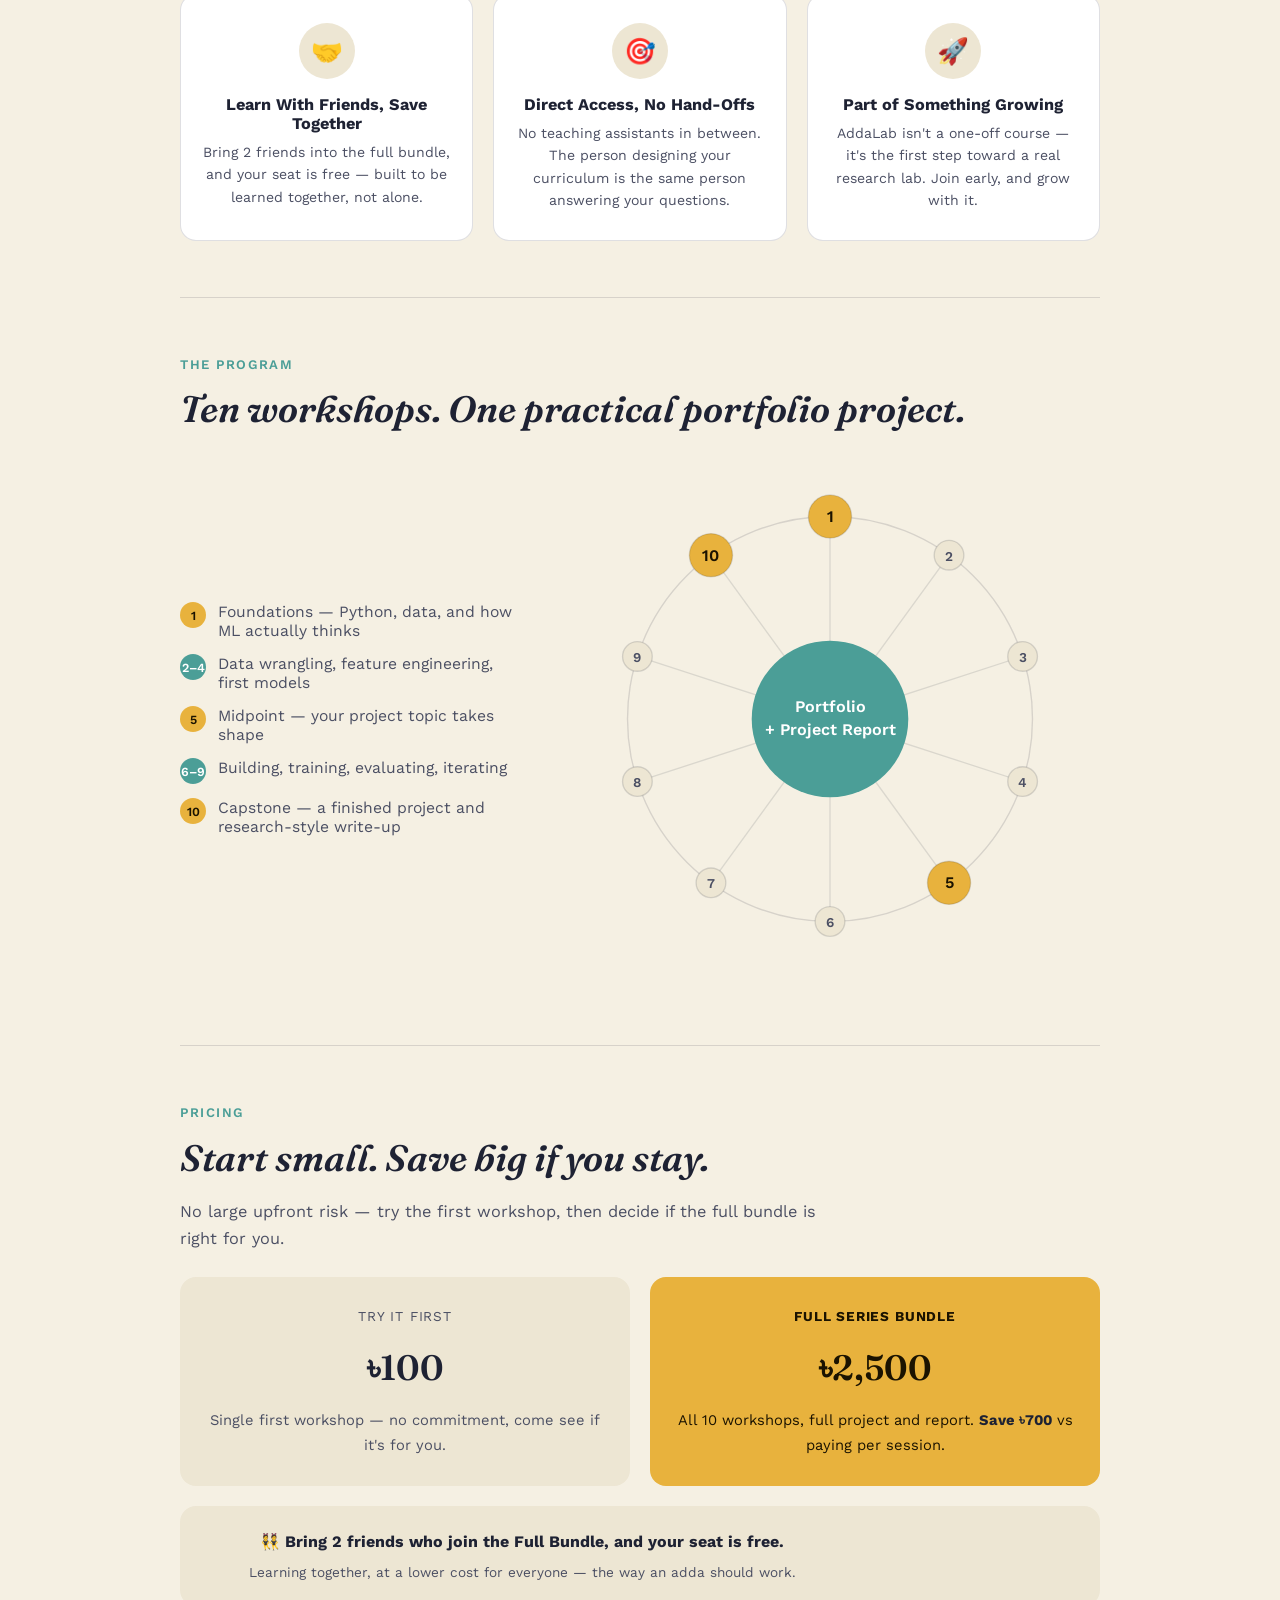
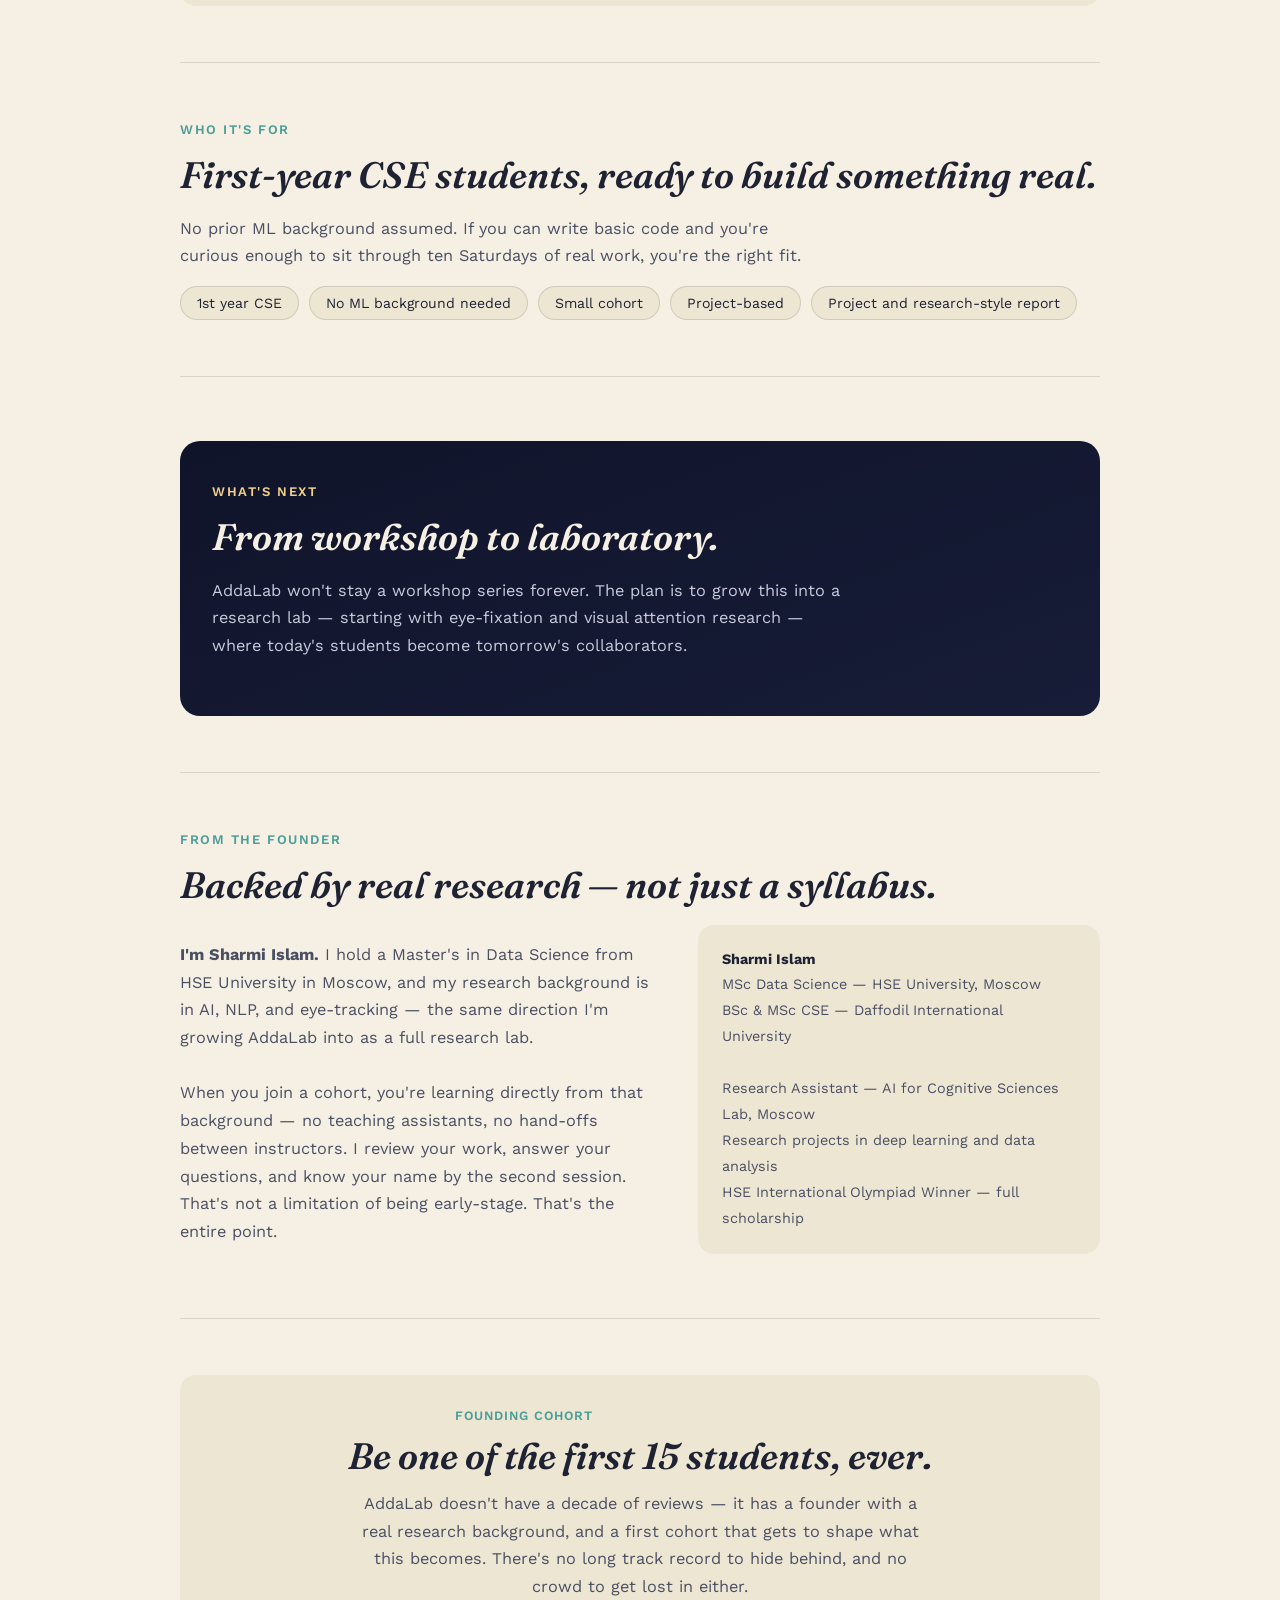
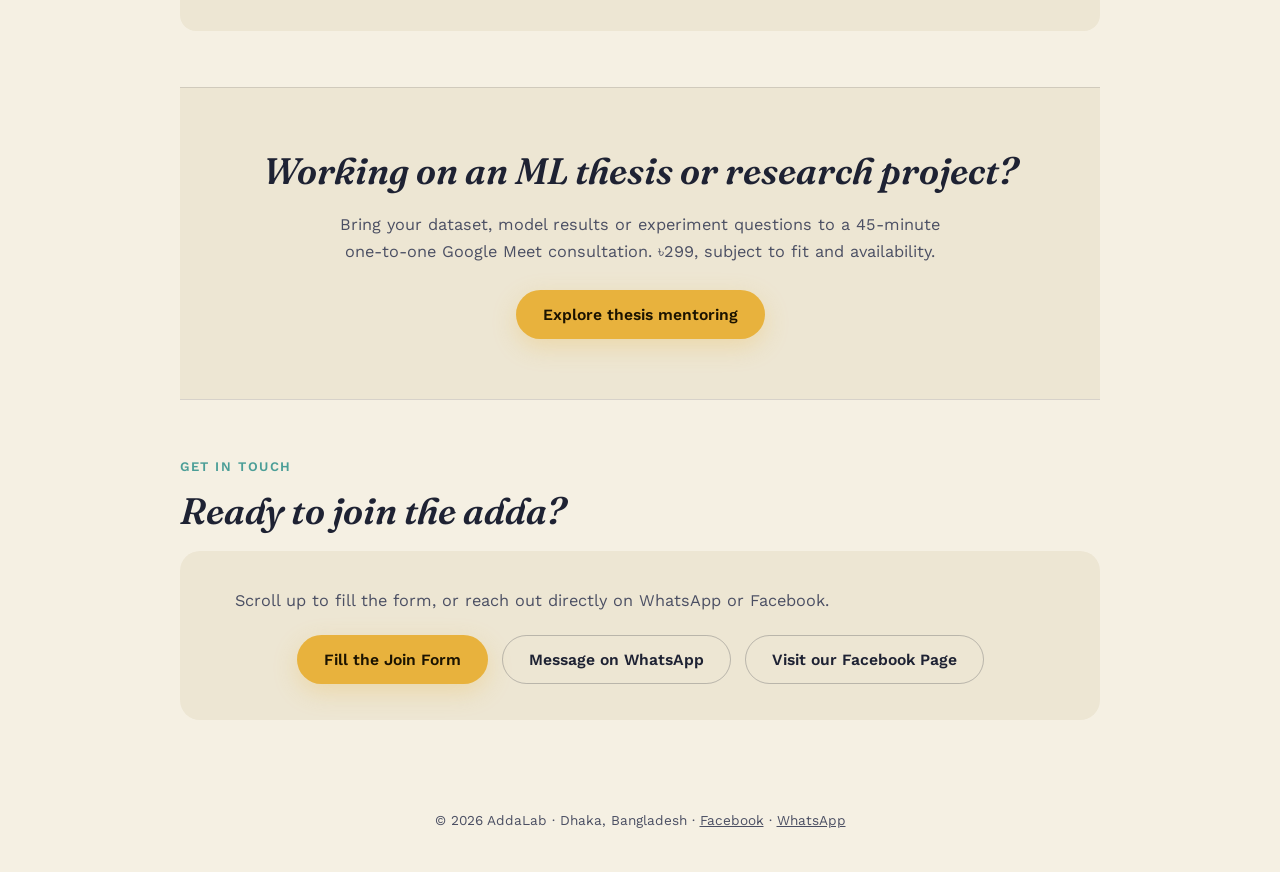
<file: AddaLab_Mentoring_Netlify_Ready/index.html>
<!DOCTYPE html>
<html lang="en">
<head>
<meta charset="UTF-8">
<meta name="viewport" content="width=device-width, initial-scale=1.0">
<title>AddaLab — Machine Learning Workshops in Dhaka for CSE Students</title>
<meta name="description" content="AddaLab is a 10-week hands-on machine learning workshop series in Dhaka, Bangladesh for first-year CSE students. No prior ML background needed. Build a practical ML project and document your results. Cohort 1 now booking — ৳100 for your first workshop.">
<link rel="canonical" href="https://addalab.org/">

<meta property="og:type" content="website">
<meta property="og:url" content="https://addalab.org/">
<meta property="og:title" content="AddaLab — Machine Learning Workshops in Dhaka for CSE Students">
<meta property="og:description" content="A 10-week hands-on ML workshop series for first-year CSE students in Dhaka. Build a practical ML project and document your results. Cohort 1 now booking.">
<meta property="og:image" content="https://addalab.org/addalab-fb-cover-v2.jpg">

<meta name="twitter:card" content="summary_large_image">
<meta name="twitter:title" content="AddaLab — Machine Learning Workshops in Dhaka for CSE Students">
<meta name="twitter:description" content="A 10-week hands-on ML workshop series for first-year CSE students in Dhaka. Build a practical ML project and document your results.">
<meta name="twitter:image" content="https://addalab.org/addalab-fb-cover-v2.jpg">

<script type="application/ld+json">
{
  "@context": "https://schema.org",
  "@type": "Course",
  "name": "AddaLab Cohort 1 — Machine Learning Workshop Series",
  "description": "A 10-week hands-on machine learning workshop series for first-year CSE students in Dhaka, Bangladesh. No prior ML background needed. Ends with a practical project and research-style report.",
  "provider": {
    "@type": "Organization",
    "name": "AddaLab",
    "sameAs": "https://www.facebook.com/profile.php?id=61591708600471",
    "url": "https://addalab.org"
  },
  "offers": {
    "@type": "Offer",
    "category": "Paid",
    "price": "100",
    "priceCurrency": "BDT",
    "description": "First workshop — try before committing to the full bundle"
  }
}
</script>
<link rel="preconnect" href="https://fonts.googleapis.com">
<link href="https://fonts.googleapis.com/css2?family=Fraunces:ital,opsz,wght@0,9..144,500;0,9..144,600;1,9..144,500&family=Work+Sans:wght@400;500;600&family=Noto+Sans+Bengali:wght@500;600&display=swap" rel="stylesheet">
<style>
  :root{
    --bg-night: #10142A;
    --bg-night-2: #171C38;
    --paper: #F5F0E3;
    --paper-2: #EDE6D3;
    --ink: #1E2233;
    --ink-soft: #4B4F63;
    --gold: #E8B23D;
    --gold-soft: #F3D089;
    --teal: #4B9E97;
    --line: rgba(30,34,51,0.14);
  }
  *{box-sizing:border-box;}
  html{scroll-behavior:smooth;}
  body{
    margin:0;
    background:var(--paper);
    color:var(--ink);
    font-family:'Work Sans', sans-serif;
    -webkit-font-smoothing:antialiased;
  }
  @media (prefers-reduced-motion: reduce){
    *{animation:none !important; transition:none !important;}
  }

  /* ---------- TICKER RIBBON ---------- */
  .ticker-wrap{
    background:var(--gold);
    overflow:hidden;
    white-space:nowrap;
    position:relative;
    z-index:10;
  }
  .ticker{
    display:inline-flex;
    gap:60px;
    padding:10px 0;
    animation:scrollTicker 22s linear infinite;
    font-family:'Work Sans', sans-serif;
    font-weight:600;
    font-size:0.88rem;
    color:#1B1300;
  }
  .ticker span{padding-right:60px; flex:none;}
  @keyframes scrollTicker{
    0%{transform:translateX(0);}
    100%{transform:translateX(-50%);}
  }

  /* ---------- REASONS GRID ---------- */
  .reasons-grid{
    display:grid;
    grid-template-columns:repeat(3, 1fr);
    gap:20px;
    margin-top:28px;
  }
  .reason-card{
    background:#fff;
    border:1px solid var(--line);
    border-radius:16px;
    padding:28px 22px;
    text-align:center;
  }
  .reason-icon{
    width:56px; height:56px;
    border-radius:50%;
    background:var(--paper-2);
    display:flex; align-items:center; justify-content:center;
    font-size:1.6rem;
    margin:0 auto 16px;
  }
  .reason-card h3{
    font-size:1.02rem;
    margin:0 0 8px;
    color:var(--ink);
  }
  .reason-card p{
    font-size:0.88rem;
    color:var(--ink-soft);
    margin:0;
    line-height:1.6;
  }
  @media (max-width:820px){
    .reasons-grid{grid-template-columns:1fr 1fr;}
  }
  @media (max-width:560px){
    .reasons-grid{grid-template-columns:1fr;}
  }

  /* ---------- FLOATING BUTTONS ---------- */
  .float-btn{
    position:fixed;
    bottom:24px;
    width:54px; height:54px;
    border-radius:50%;
    display:flex; align-items:center; justify-content:center;
    box-shadow:0 8px 24px rgba(0,0,0,0.25);
    text-decoration:none;
    z-index:100;
    font-size:0.68rem;
    font-weight:700;
    transition:transform 0.18s ease;
  }
  .float-btn:hover{transform:translateY(-3px);}
  .float-top{
    left:20px;
    background:var(--bg-night);
    color:var(--gold);
    border:2px solid var(--gold);
  }
  .float-whatsapp{
    right:20px;
    background:#25D366;
    color:#fff;
    font-size:1.6rem;
  }

  /* ---------- HERO ---------- */
  .hero{
    position:relative;
    background:linear-gradient(180deg, var(--bg-night) 0%, var(--bg-night-2) 100%);
    color:var(--paper);
    padding:0 24px 90px;
    overflow:hidden;
  }
  .lights{
    width:100%;
    height:64px;
    display:block;
  }
  .bulb{
    animation:twinkle 3.2s ease-in-out infinite;
  }
  .bulb:nth-child(odd){animation-delay:0.6s;}
  .bulb:nth-child(3n){animation-delay:1.4s;}
  @keyframes twinkle{
    0%,100%{opacity:0.55;}
    50%{opacity:1;}
  }
  .hero-inner{
    max-width:760px;
    margin:0 auto;
    text-align:center;
    padding-top:20px;
  }
  .hero-grid{
    max-width:1180px;
    margin:0 auto;
    padding-top:30px;
    display:grid;
    grid-template-columns:1.05fr 0.95fr;
    gap:44px;
    align-items:start;
  }
  .hero-left{text-align:left;}
  .hero-left .cta-row{justify-content:flex-start;}
  .hero-left .trust-row{justify-content:flex-start !important;}
  .hero-form-card{
    background:var(--paper);
    border-radius:18px;
    padding:22px;
    box-shadow:0 20px 50px rgba(0,0,0,0.35);
  }
  .hero-form-card h3{
    font-family:'Fraunces', serif;
    font-weight:600;
    font-style:italic;
    color:var(--ink);
    text-align:center;
    font-size:1.25rem;
    margin:4px 0 16px;
    line-height:1.4;
  }
  @media (max-width:860px){
    .hero-grid{grid-template-columns:1fr;}
    .hero-left{text-align:center;}
    .hero-left .cta-row{justify-content:center;}
    .hero-left .trust-row{justify-content:center !important;}
  }
  .eyebrow-bn{
    font-family:'Noto Sans Bengali', sans-serif;
    font-size:1.05rem;
    font-weight:600;
    letter-spacing:0.04em;
    color:var(--gold-soft);
    margin:0 0 6px;
  }
  h1.brand{
    font-family:'Fraunces', serif;
    font-weight:600;
    font-size:clamp(2.6rem, 6vw, 4.2rem);
    letter-spacing:-0.01em;
    margin:0 0 18px;
  }
  .hero p.tag{
    font-size:clamp(1.05rem, 2vw, 1.25rem);
    color:#D9DAE8;
    max-width:520px;
    margin:0 auto 34px;
    line-height:1.6;
  }
  .cta-row{
    display:flex;
    gap:14px;
    justify-content:center;
    flex-wrap:wrap;
  }
  .btn{
    display:inline-flex;
    align-items:center;
    gap:8px;
    padding:14px 26px;
    border-radius:999px;
    font-family:'Work Sans', sans-serif;
    font-weight:600;
    font-size:0.98rem;
    text-decoration:none;
    cursor:pointer;
    border:1px solid transparent;
    transition:transform 0.18s ease, box-shadow 0.18s ease;
  }
  .btn:hover{transform:translateY(-2px);}
  .btn-primary{
    background:var(--gold);
    color:#1B1300;
    box-shadow:0 8px 24px rgba(232,178,61,0.28);
  }
  .btn-primary:hover{box-shadow:0 12px 30px rgba(232,178,61,0.38);}
  .btn-ghost{
    background:transparent;
    border-color:rgba(245,240,227,0.35);
    color:var(--paper);
  }
  .btn-ghost:hover{border-color:var(--paper);}

  /* ---------- PAPER SHEET ---------- */
  .sheet{
    background:var(--paper);
    border-radius:28px 28px 0 0;
    margin-top:-48px;
    position:relative;
    z-index:2;
    padding:64px 24px 0;
  }
  section{
    max-width:920px;
    margin:0 auto;
    padding:56px 0;
  }
  section + section{border-top:1px solid var(--line);}
  .eyebrow{
    font-size:0.82rem;
    font-weight:600;
    letter-spacing:0.12em;
    text-transform:uppercase;
    color:var(--teal);
    margin:0 0 10px;
  }
  h2{
    font-family:'Fraunces', serif;
    font-weight:600;
    font-style:italic;
    font-size:clamp(1.7rem, 3vw, 2.3rem);
    margin:0 0 18px;
    color:var(--ink);
  }
  p{
    line-height:1.7;
    color:var(--ink-soft);
    font-size:1.02rem;
    max-width:640px;
  }

  /* About */
  .about-grid{
    display:grid;
    grid-template-columns:1.2fr 1fr;
    gap:36px;
    align-items:start;
  }
  .about-card{
    background:var(--paper-2);
    border-radius:16px;
    padding:22px 24px;
  }
  .about-card b{color:var(--ink);}

  /* Journey diagram */
  .journey-wrap{
    display:grid;
    grid-template-columns:340px 1fr;
    gap:40px;
    align-items:center;
  }
  .journey-list{
    list-style:none;
    margin:0;
    padding:0;
    display:flex;
    flex-direction:column;
    gap:14px;
  }
  .journey-list li{
    display:flex;
    gap:12px;
    align-items:flex-start;
    font-size:0.98rem;
    color:var(--ink-soft);
  }
  .journey-list .dot{
    flex:none;
    width:26px;height:26px;
    border-radius:50%;
    background:var(--teal);
    color:#fff;
    font-size:0.78rem;
    font-weight:600;
    display:flex;align-items:center;justify-content:center;
  }
  .journey-list .dot.gold{background:var(--gold); color:#1B1300;}

  /* Who it's for */
  .pill-row{display:flex; gap:10px; flex-wrap:wrap; margin-top:8px;}
  .pill{
    background:var(--paper-2);
    border:1px solid var(--line);
    border-radius:999px;
    padding:8px 16px;
    font-size:0.88rem;
    color:var(--ink);
  }

  /* Future night card */
  .future{
    background:linear-gradient(160deg, var(--bg-night) 0%, var(--bg-night-2) 100%);
    color:var(--paper);
    border-radius:20px;
    padding:40px 32px;
    margin:8px 0 0;
  }
  .future h2{color:var(--paper);}
  .future p{color:#C9CBDC;}
  .future .eyebrow{color:var(--gold-soft);}

  /* Contact */
  .contact-card{
    background:var(--paper-2);
    border-radius:20px;
    padding:36px 32px;
    text-align:center;
  }
  .contact-note{
    font-size:0.86rem;
    color:var(--ink-soft);
    opacity:0.8;
    margin-top:14px;
  }

  footer{
    text-align:center;
    padding:36px 24px 44px;
    color:var(--ink-soft);
    font-size:0.85rem;
  }

  @media (max-width:720px){
    .about-grid, .journey-wrap{grid-template-columns:1fr;}
  }
</style>
</head>
<body>

<div class="ticker-wrap">
  <div class="ticker">
    <span>🔥 First Workshop Only ৳100 — Try Before You Commit</span>
    <span>💰 Full Series Bundle ৳2,500 — Save ৳700</span>
    <span>👯 Learn ML Through Real Projects</span>
    <span>📩 Ask About the Next Cohort</span>
    <span>🔥 First Workshop Only ৳100 — Try Before You Commit</span>
    <span>💰 Full Series Bundle ৳2,500 — Save ৳700</span>
    <span>👯 Learn ML Through Real Projects</span>
    <span>📩 Ask About the Next Cohort</span>
  </div>
</div>

<div class="hero">
  <svg class="lights" viewBox="0 0 800 64" preserveAspectRatio="none" xmlns="http://www.w3.org/2000/svg">
    <path d="M0,10 Q400,50 800,10" stroke="rgba(245,240,227,0.25)" stroke-width="1.5" fill="none"/>
    <g>
      <!-- bulbs spaced along the wire curve -->
      <circle class="bulb" cx="40" cy="14" r="5" fill="#E8B23D"/>
      <circle class="bulb" cx="120" cy="24" r="5" fill="#E8B23D"/>
      <circle class="bulb" cx="200" cy="32" r="5" fill="#4B9E97"/>
      <circle class="bulb" cx="280" cy="38" r="5" fill="#E8B23D"/>
      <circle class="bulb" cx="360" cy="41" r="5" fill="#E8B23D"/>
      <circle class="bulb" cx="440" cy="41" r="5" fill="#4B9E97"/>
      <circle class="bulb" cx="520" cy="38" r="5" fill="#E8B23D"/>
      <circle class="bulb" cx="600" cy="32" r="5" fill="#E8B23D"/>
      <circle class="bulb" cx="680" cy="24" r="5" fill="#4B9E97"/>
      <circle class="bulb" cx="760" cy="14" r="5" fill="#E8B23D"/>
    </g>
  </svg>

  <div class="hero-grid">
    <div class="hero-left">
      <p class="eyebrow-bn">আড্ডা ল্যাব</p>
      <h1 class="brand">AddaLab<br><span style="font-size:0.4em; display:block; margin-top:6px; opacity:0.85;">Machine Learning Workshops in Dhaka for CSE Students</span></h1>
      <p class="tag" style="margin-left:0;">Where curious minds gather — a 10-week machine learning workshop series for first-year CSE students, ending with a practical project and a research-style report.</p>
      <div class="cta-row">
        <a href="#hero-form" class="btn btn-primary">Join the next cohort</a>
        <a href="/resources" class="btn btn-ghost">See the 10-workshop journey</a>
        <a href="/mentoring/" class="btn btn-ghost">Need ML thesis mentoring?</a>
      </div>
      <div class="trust-row" style="display:flex; gap:22px; flex-wrap:wrap; justify-content:center; margin-top:30px; font-size:0.85rem; color:#D9DAE8;">
        <span>✅ Beginner Friendly</span>
        <span>✅ Small Cohort Mentorship</span>
        <span>✅ Project-Based Learning</span>
        <span>✅ Finish With a Research-Style Report</span>
      </div>
    </div>

    <div class="hero-form-card" id="hero-form">
      <h3>Fill Out the Form & Lock In Your Seat<br>— Takes Under 60 Seconds!</h3>

      <form id="addalab-form" action="https://docs.google.com/forms/d/e/1FAIpQLSdt62RvfNZaC1agsnhz81k8Bf5UkVswMl30OeSfcbDd22faoQ/formResponse" method="POST" target="hidden-submit-frame" style="display:grid; grid-template-columns:1fr 1fr; gap:14px;">
        <input type="text" name="entry.108734656" placeholder="Full Name" required
          style="padding:14px 16px; border:1px solid var(--line); border-radius:10px; font-family:'Work Sans',sans-serif; font-size:0.95rem; background:#fff; grid-column:span 1;">
        <input type="tel" name="entry.1070283946" placeholder="Phone Number" required
          style="padding:14px 16px; border:1px solid var(--line); border-radius:10px; font-family:'Work Sans',sans-serif; font-size:0.95rem; background:#fff; grid-column:span 1;">
        <input type="email" name="entry.1040497938" placeholder="Email"
          style="padding:14px 16px; border:1px solid var(--line); border-radius:10px; font-family:'Work Sans',sans-serif; font-size:0.95rem; background:#fff; grid-column:span 1;">
        <input type="text" name="entry.1132320794" placeholder="University & Year" required
          style="padding:14px 16px; border:1px solid var(--line); border-radius:10px; font-family:'Work Sans',sans-serif; font-size:0.95rem; background:#fff; grid-column:span 1;">
        <textarea name="entry.1811411335" placeholder="Why do you want to join? (optional)" rows="3"
          style="padding:14px 16px; border:1px solid var(--line); border-radius:10px; font-family:'Work Sans',sans-serif; font-size:0.95rem; background:#fff; resize:vertical; grid-column:1 / -1;"></textarea>
        <button type="submit"
          style="grid-column:1 / -1; background:var(--gold); color:#1B1300; font-weight:700; font-size:1rem; padding:15px; border:none; border-radius:10px; cursor:pointer; font-family:'Work Sans',sans-serif;">
          Reserve My Seat
        </button>
      </form>

      <style>
        @media (max-width:520px){
          #addalab-form{grid-template-columns:1fr !important;}
        }
      </style>

      <p id="addalab-form-success" style="display:none; text-align:center; color:var(--teal); font-weight:600; margin-top:16px;">
        🎉 You're in! We'll message you on WhatsApp soon.
      </p>

      <iframe name="hidden-submit-frame" style="display:none;" onload="if(window.__adfSubmitted){document.getElementById('addalab-form').style.display='none'; document.getElementById('addalab-form-success').style.display='block';}"></iframe>
    </div>
  </div>

  <script>
    document.getElementById('addalab-form').addEventListener('submit', function(){
      window.__adfSubmitted = true;
    });
  </script>
</div>

<div class="sheet">

  <section id="reasons">
    <p class="eyebrow">Why AddaLab</p>
    <h2>9 Reasons to Choose AddaLab for Your ML Journey</h2>
    <p>Not the biggest name, not the most reviews — but here's what actually matters when you're starting out.</p>
    <div class="reasons-grid">
      <div class="reason-card">
        <div class="reason-icon">🎓</div>
        <h3>Taught by a Real Researcher</h3>
        <p>Learn directly from an HSE Moscow-trained data scientist with real AI/NLP research experience — not a recycled course script.</p>
      </div>
      <div class="reason-card">
        <div class="reason-icon">🛠️</div>
        <h3>Project-First, Not Theory-First</h3>
        <p>You don't just watch machine learning happen — you build something real, week by week, ending in a portfolio piece.</p>
      </div>
      <div class="reason-card">
        <div class="reason-icon">📄</div>
        <h3>Finish With a Research-Style Report</h3>
        <p>You will work toward a project report that explains your methods, experiments, and results. Publication is not guaranteed.</p>
      </div>
      <div class="reason-card">
        <div class="reason-icon">👥</div>
        <h3>Small Cohort, Real Mentorship</h3>
        <p>No lecture halls, no hiding in the back row. Small groups mean your questions get answered and your work gets feedback.</p>
      </div>
      <div class="reason-card">
        <div class="reason-icon">💳</div>
        <h3>Pay As You Go</h3>
        <p>Try the first workshop for ৳100. No pressure to commit ৳2,500 before you know if it's right for you.</p>
      </div>
      <div class="reason-card">
        <div class="reason-icon">🌱</div>
        <h3>Built for True Beginners</h3>
        <p>No prior ML background assumed. If you can write basic code and you're curious, you're the right fit.</p>
      </div>
      <div class="reason-card">
        <div class="reason-icon">🤝</div>
        <h3>Learn With Friends, Save Together</h3>
        <p>Bring 2 friends into the full bundle, and your seat is free — built to be learned together, not alone.</p>
      </div>
      <div class="reason-card">
        <div class="reason-icon">🎯</div>
        <h3>Direct Access, No Hand-Offs</h3>
        <p>No teaching assistants in between. The person designing your curriculum is the same person answering your questions.</p>
      </div>
      <div class="reason-card">
        <div class="reason-icon">🚀</div>
        <h3>Part of Something Growing</h3>
        <p>AddaLab isn't a one-off course — it's the first step toward a real research lab. Join early, and grow with it.</p>
      </div>
    </div>
  </section>

  <section id="journey">
    <p class="eyebrow">The Program</p>
    <h2>Ten workshops. One practical portfolio project.</h2>
    <div class="journey-wrap">
      <ul class="journey-list">
        <li><span class="dot gold">1</span> Foundations — Python, data, and how ML actually thinks</li>
        <li><span class="dot">2–4</span> Data wrangling, feature engineering, first models</li>
        <li><span class="dot gold">5</span> Midpoint — your project topic takes shape</li>
        <li><span class="dot">6–9</span> Building, training, evaluating, iterating</li>
        <li><span class="dot gold">10</span> Capstone — a finished project and research-style write-up</li>
      </ul>
      <svg viewBox="0 0 400 400" width="100%" height="auto" xmlns="http://www.w3.org/2000/svg">
        <circle cx="200" cy="200" r="150" fill="none" stroke="var(--line)" stroke-width="1"/>
        <g id="nodes"></g>
        <circle cx="200" cy="200" r="58" fill="#4B9E97"/>
        <text x="200" y="195" text-anchor="middle" fill="#fff" font-family="Work Sans, sans-serif" font-size="12" font-weight="600">Portfolio</text>
        <text x="200" y="212" text-anchor="middle" fill="#fff" font-family="Work Sans, sans-serif" font-size="12" font-weight="600">+ Project Report</text>
      </svg>
    </div>
  </section>

  <section id="pricing">
    <p class="eyebrow">Pricing</p>
    <h2>Start small. Save big if you stay.</h2>
    <p>No large upfront risk — try the first workshop, then decide if the full bundle is right for you.</p>
    <div style="display:grid; grid-template-columns:1fr 1fr; gap:20px; margin-top:24px;">
      <div class="about-card" style="text-align:center; padding:28px 20px;">
        <p style="margin:0; font-size:0.85rem; color:var(--ink-soft); text-transform:uppercase; letter-spacing:0.06em;">Try It First</p>
        <p style="margin:10px 0; font-family:'Fraunces',serif; font-weight:600; font-size:2.2rem; color:var(--ink);">৳100</p>
        <p style="margin:0; color:var(--ink-soft); font-size:0.92rem;">Single first workshop — no commitment, come see if it's for you.</p>
      </div>
      <div class="about-card" style="text-align:center; padding:28px 20px; background:var(--gold); position:relative;">
        <p style="margin:0; font-size:0.85rem; color:#1B1300; text-transform:uppercase; letter-spacing:0.06em; font-weight:700;">Full Series Bundle</p>
        <p style="margin:10px 0; font-family:'Fraunces',serif; font-weight:600; font-size:2.2rem; color:#1B1300;">৳2,500</p>
        <p style="margin:0; color:#1B1300; font-size:0.92rem;">All 10 workshops, full project and report. <b>Save ৳700</b> vs paying per session.</p>
      </div>
    </div>
    <div class="about-card" style="margin-top:20px; text-align:center; padding:22px;">
      <p style="margin:0; color:var(--ink); font-size:1rem;"><b>👯 Bring 2 friends who join the Full Bundle, and your seat is free.</b></p>
      <p style="margin:6px 0 0; color:var(--ink-soft); font-size:0.85rem;">Learning together, at a lower cost for everyone — the way an adda should work.</p>
    </div>
  </section>

  <section id="who">
    <p class="eyebrow">Who it's for</p>
    <h2>First-year CSE students, ready to build something real.</h2>
    <p>No prior ML background assumed. If you can write basic code and you're curious enough to sit through ten Saturdays of real work, you're the right fit.</p>
    <div class="pill-row">
      <span class="pill">1st year CSE</span>
      <span class="pill">No ML background needed</span>
      <span class="pill">Small cohort</span>
      <span class="pill">Project-based</span>
      <span class="pill">Project and research-style report</span>
    </div>
  </section>

  <section id="future">
    <div class="future">
      <p class="eyebrow">What's next</p>
      <h2>From workshop to laboratory.</h2>
      <p>AddaLab won't stay a workshop series forever. The plan is to grow this into a research lab — starting with eye-fixation and visual attention research — where today's students become tomorrow's collaborators.</p>
    </div>
  </section>

  <section id="founder">
    <p class="eyebrow">From the Founder</p>
    <h2>Backed by real research — not just a syllabus.</h2>
    <div class="about-grid">
      <p><b>I'm Sharmi Islam.</b> I hold a Master's in Data Science from HSE University in Moscow, and my research background is in AI, NLP, and eye-tracking — the same direction I'm growing AddaLab into as a full research lab.<br><br>
      When you join a cohort, you're learning directly from that background — no teaching assistants, no hand-offs between instructors. I review your work, answer your questions, and know your name by the second session. That's not a limitation of being early-stage. That's the entire point.</p>
      <div class="about-card">
        <p style="margin:0; font-size:0.9rem; line-height:1.8;">
        <b>Sharmi Islam</b><br>
        MSc Data Science — HSE University, Moscow<br>
        BSc & MSc CSE — Daffodil International University<br><br>
        Research Assistant — AI for Cognitive Sciences Lab, Moscow<br>
        Research projects in deep learning and data analysis<br>
        HSE International Olympiad Winner — full scholarship<br>
        </p>
      </div>
    </div>
  </section>

  <section id="founding-cohort">
    <div class="about-card" style="text-align:center; padding:30px 24px; background:var(--paper-2);">
      <p style="margin:0 0 6px; font-size:0.8rem; letter-spacing:0.08em; text-transform:uppercase; color:var(--teal); font-weight:600;">Founding Cohort</p>
      <h2 style="margin:0 0 12px;">Be one of the first 15 students, ever.</h2>
      <p style="max-width:560px; margin:0 auto;">AddaLab doesn't have a decade of reviews — it has a founder with a real research background, and a first cohort that gets to shape what this becomes. There's no long track record to hide behind, and no crowd to get lost in either.</p>
    </div>
  </section>

<section id="mentoring-intro" style="background:var(--paper-2);padding:60px 24px;text-align:center;">
<h2>Working on an ML thesis or research project?</h2><p style="max-width:620px;margin:14px auto 24px;line-height:1.7;">Bring your dataset, model results or experiment questions to a 45-minute one-to-one Google Meet consultation. ৳299, subject to fit and availability.</p><a class="btn btn-primary" href="/mentoring/">Explore thesis mentoring</a>
</section>
  <section id="contact">
    <p class="eyebrow">Get in touch</p>
    <h2>Ready to join the adda?</h2>
    <div class="contact-card">
      <p style="margin:0 0 20px;">Scroll up to fill the form, or reach out directly on WhatsApp or Facebook.</p>
      <div class="cta-row" style="justify-content:center; flex-wrap:wrap;">
        <a href="#hero-form" class="btn btn-primary" style="color:#1B1300;">Fill the Join Form</a>
        <a href="https://wa.me/8801822604437" class="btn btn-ghost" style="border-color:rgba(30,34,51,0.25); color:var(--ink);">Message on WhatsApp</a>
        <a href="https://www.facebook.com/profile.php?id=61591708600471" class="btn btn-ghost" style="border-color:rgba(30,34,51,0.25); color:var(--ink);" target="_blank" rel="noopener">Visit our Facebook Page</a>
      </div>
    </div>
  </section>

</div>

<footer>
  © 2026 AddaLab · Dhaka, Bangladesh · <a href="https://www.facebook.com/profile.php?id=61591708600471" style="color:inherit;" target="_blank" rel="noopener">Facebook</a> · <a href="https://wa.me/8801822604437" style="color:inherit;">WhatsApp</a>
</footer>

<a href="#top" class="float-btn float-top" onclick="window.scrollTo({top:0, behavior:'smooth'}); return false;">TOP</a>
<a href="https://wa.me/8801822604437" class="float-btn float-whatsapp" target="_blank" rel="noopener" aria-label="Message on WhatsApp">💬</a>

<script>
  // Draw the 10 workshop nodes around the circle
  (function(){
    var svgNS = "http://www.w3.org/2000/svg";
    var g = document.getElementById('nodes');
    var cx = 200, cy = 200, r = 150;
    var total = 10;
    var milestones = [1,5,10];
    for(var i=0;i<total;i++){
      var angle = (i/total) * 2*Math.PI - Math.PI/2;
      var x = cx + r*Math.cos(angle);
      var y = cy + r*Math.sin(angle);
      var isMilestone = milestones.indexOf(i+1) !== -1;

      var line = document.createElementNS(svgNS,'line');
      line.setAttribute('x1',cx); line.setAttribute('y1',cy);
      line.setAttribute('x2',x); line.setAttribute('y2',y);
      line.setAttribute('stroke', 'rgba(30,34,51,0.12)');
      line.setAttribute('stroke-width','1');
      g.appendChild(line);

      var circle = document.createElementNS(svgNS,'circle');
      circle.setAttribute('cx',x); circle.setAttribute('cy',y);
      circle.setAttribute('r', isMilestone ? 16 : 11);
      circle.setAttribute('fill', isMilestone ? '#E8B23D' : '#EDE6D3');
      circle.setAttribute('stroke', '#1E2233');
      circle.setAttribute('stroke-opacity','0.15');
      g.appendChild(circle);

      var text = document.createElementNS(svgNS,'text');
      text.setAttribute('x',x); text.setAttribute('y', y+4);
      text.setAttribute('text-anchor','middle');
      text.setAttribute('font-family','Work Sans, sans-serif');
      text.setAttribute('font-size', isMilestone ? '12' : '10');
      text.setAttribute('font-weight','600');
      text.setAttribute('fill', isMilestone ? '#1B1300' : '#4B4F63');
      text.textContent = i+1;
      g.appendChild(text);
    }
  })();
</script>

</body>
</html>
</file>
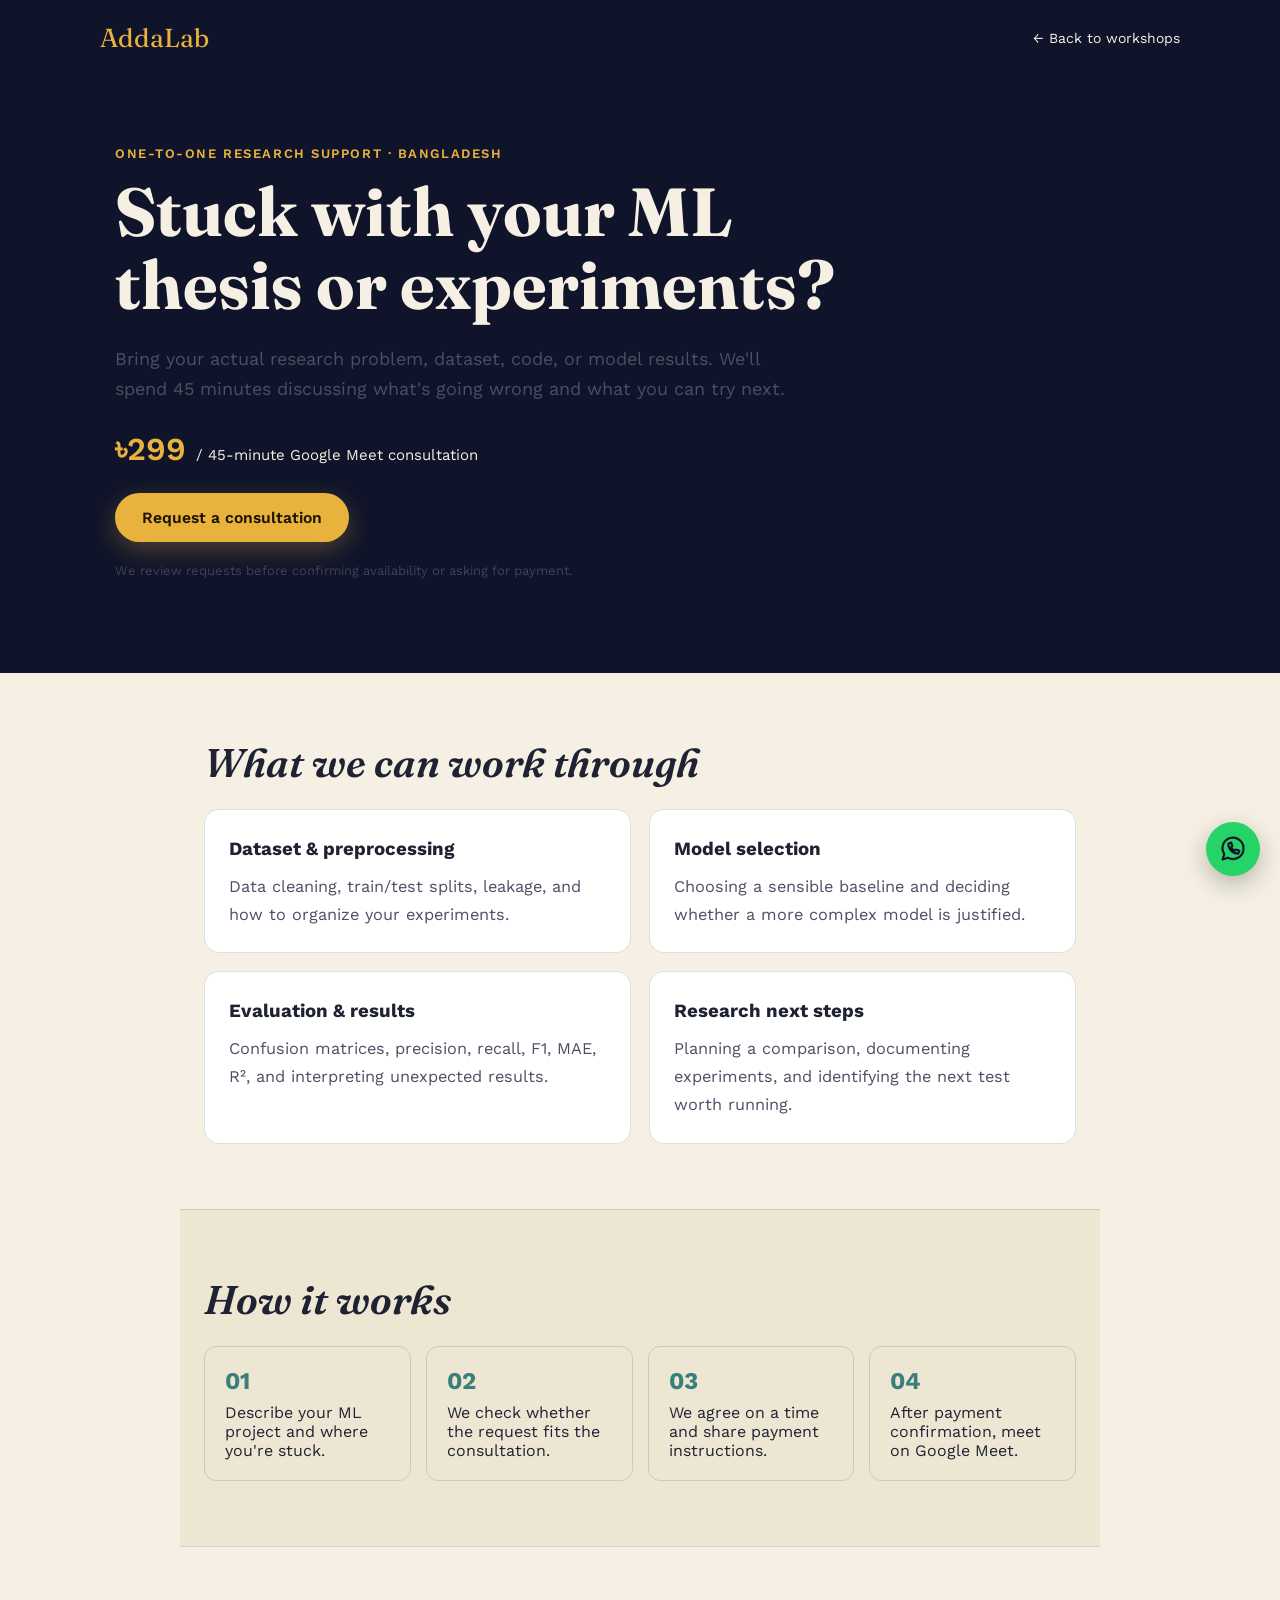
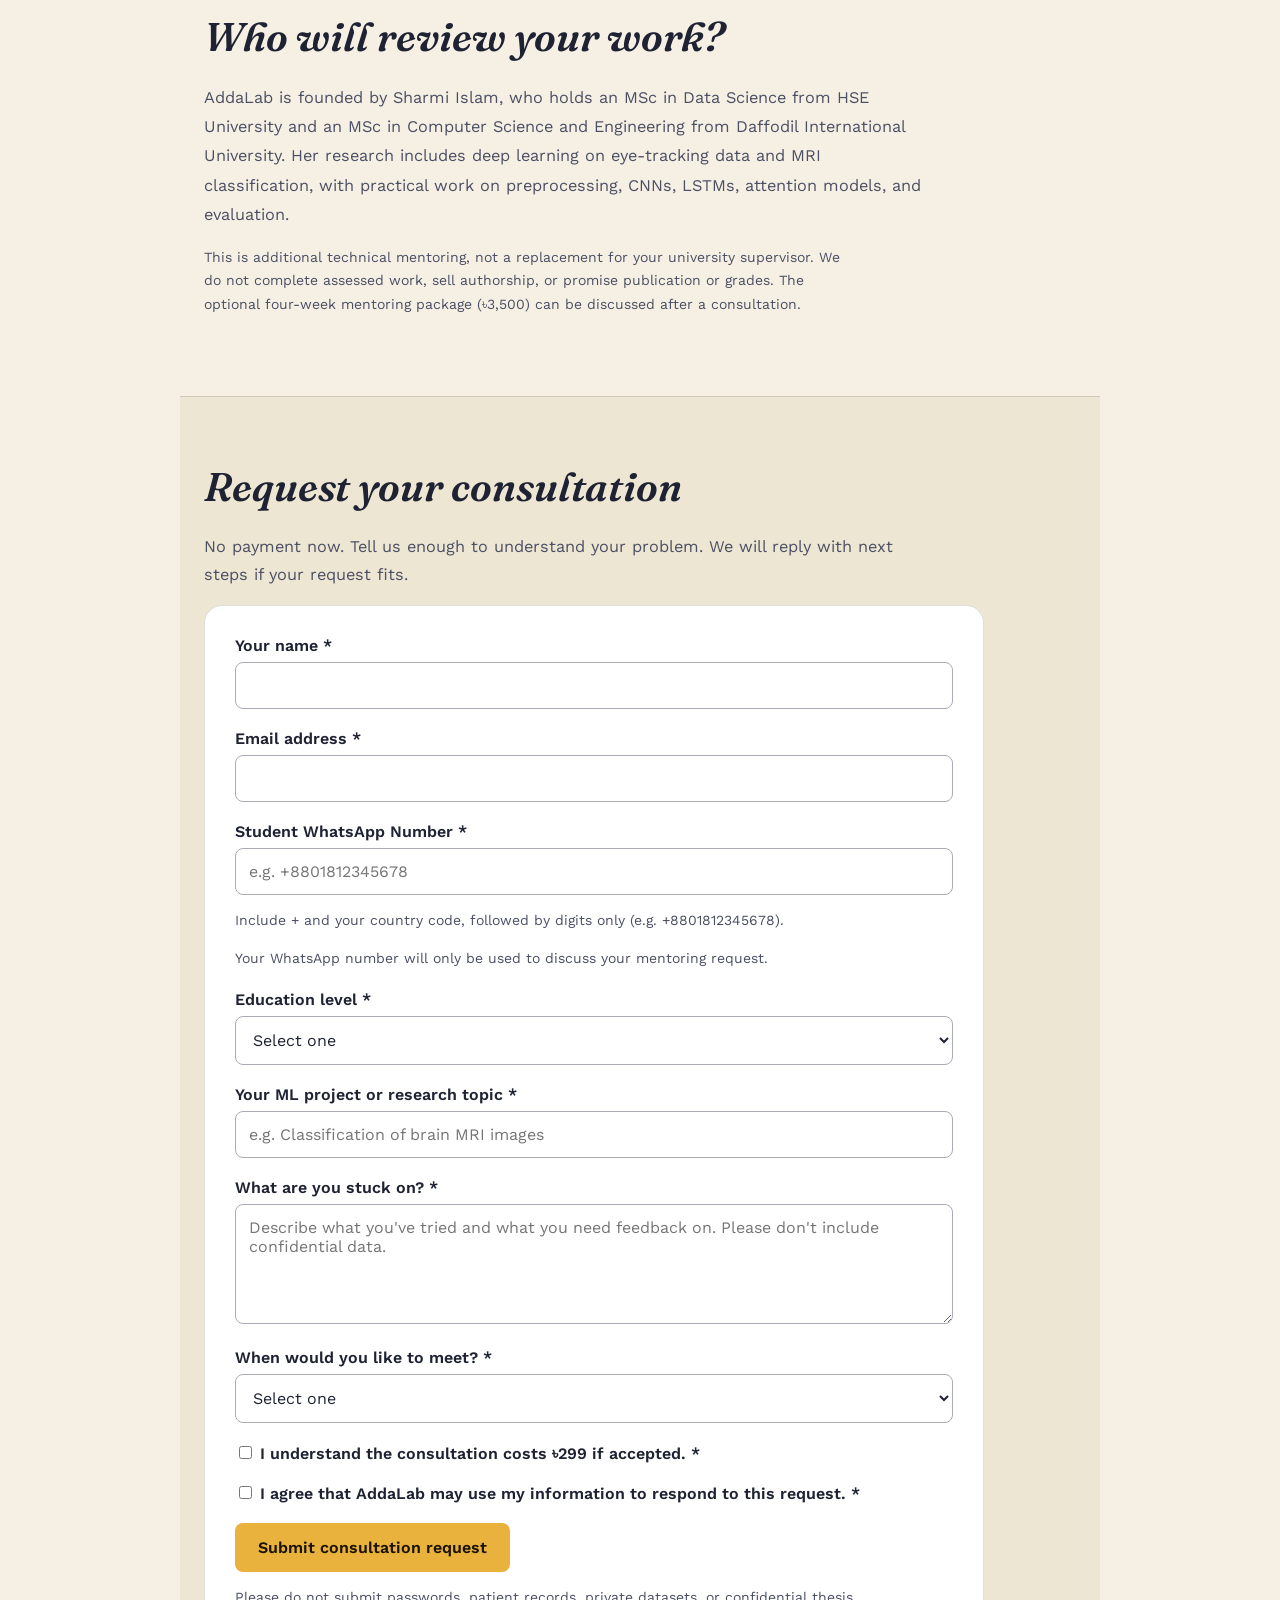
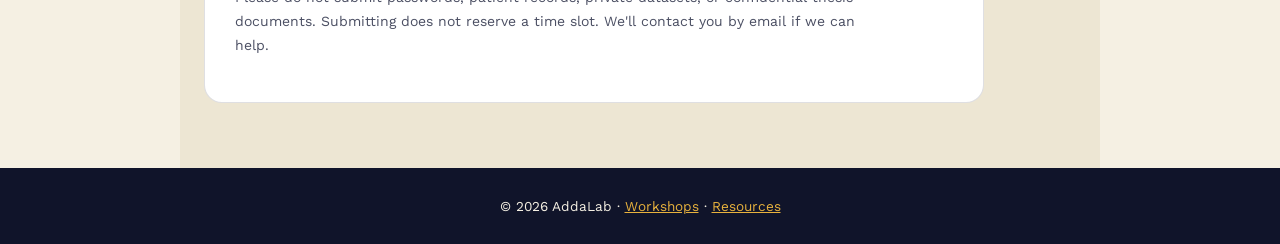
<file: mentoring/index.html>
<!doctype html><html lang="en"><head>
<link rel="icon" href="/favicon.ico" sizes="16x16 32x32 48x48" type="image/x-icon">
<link rel="icon" href="/favicon.svg" sizes="any" type="image/svg+xml"><meta charset="utf-8"><meta name="viewport" content="width=device-width,initial-scale=1"><title>ML Thesis & Experiment Review | AddaLab</title><meta name="description" content="45-minute one-to-one ML thesis and experiment consultation via Google Meet. ৳299. Request a review of your dataset, model or evaluation results."><link rel="canonical" href="https://addalab.org/mentoring/"><link rel="preconnect" href="https://fonts.googleapis.com"><link href="https://fonts.googleapis.com/css2?family=Fraunces:wght@500;600&family=Work+Sans:wght@400;500;600&display=swap" rel="stylesheet"><style>
  :root{
    --bg-night: #10142A;
    --bg-night-2: #171C38;
    --paper: #F5F0E3;
    --paper-2: #EDE6D3;
    --ink: #1E2233;
    --ink-soft: #4B4F63;
    --gold: #E8B23D;
    --gold-soft: #F3D089;
    --teal: #4B9E97;
    --line: rgba(30,34,51,0.14);
  }
  *{box-sizing:border-box;}
  html{scroll-behavior:smooth;}
  body{
    margin:0;
    background:var(--paper);
    color:var(--ink);
    font-family:'Work Sans', sans-serif;
    -webkit-font-smoothing:antialiased;
  }
  @media (prefers-reduced-motion: reduce){
    *{animation:none !important; transition:none !important;}
  }

  /* ---------- TICKER RIBBON ---------- */
  .ticker-wrap{
    background:var(--gold);
    overflow:hidden;
    white-space:nowrap;
    position:relative;
    z-index:10;
  }
  .ticker{
    display:inline-flex;
    gap:60px;
    padding:10px 0;
    animation:scrollTicker 22s linear infinite;
    font-family:'Work Sans', sans-serif;
    font-weight:600;
    font-size:0.88rem;
    color:#1B1300;
  }
  .ticker span{padding-right:60px; flex:none;}
  @keyframes scrollTicker{
    0%{transform:translateX(0);}
    100%{transform:translateX(-50%);}
  }

  /* ---------- REASONS GRID ---------- */
  .reasons-grid{
    display:grid;
    grid-template-columns:repeat(3, 1fr);
    gap:20px;
    margin-top:28px;
  }
  .reason-card{
    background:#fff;
    border:1px solid var(--line);
    border-radius:16px;
    padding:28px 22px;
    text-align:center;
  }
  .reason-icon{
    width:56px; height:56px;
    border-radius:50%;
    background:var(--paper-2);
    display:flex; align-items:center; justify-content:center;
    font-size:1.6rem;
    margin:0 auto 16px;
  }
  .reason-card h3{
    font-size:1.02rem;
    margin:0 0 8px;
    color:var(--ink);
  }
  .reason-card p{
    font-size:0.88rem;
    color:var(--ink-soft);
    margin:0;
    line-height:1.6;
  }
  @media (max-width:820px){
    .reasons-grid{grid-template-columns:1fr 1fr;}
  }
  @media (max-width:560px){
    .reasons-grid{grid-template-columns:1fr;}
  }

  /* ---------- FLOATING BUTTONS ---------- */
  .float-btn{
    position:fixed;
    bottom:24px;
    width:54px; height:54px;
    border-radius:50%;
    display:flex; align-items:center; justify-content:center;
    box-shadow:0 8px 24px rgba(0,0,0,0.25);
    text-decoration:none;
    z-index:100;
    font-size:0.68rem;
    font-weight:700;
    transition:transform 0.18s ease;
  }
  .float-btn:hover{transform:translateY(-3px);}
  .float-top{
    left:20px;
    background:var(--bg-night);
    color:var(--gold);
    border:2px solid var(--gold);
  }
  .float-whatsapp{
    right:20px;
    background:#25D366;
    color:#fff;
    font-size:1.6rem;
  }

  /* ---------- HERO ---------- */
  .hero{
    position:relative;
    background:linear-gradient(180deg, var(--bg-night) 0%, var(--bg-night-2) 100%);
    color:var(--paper);
    padding:0 24px 90px;
    overflow:hidden;
  }
  .lights{
    width:100%;
    height:64px;
    display:block;
  }
  .bulb{
    animation:twinkle 3.2s ease-in-out infinite;
  }
  .bulb:nth-child(odd){animation-delay:0.6s;}
  .bulb:nth-child(3n){animation-delay:1.4s;}
  @keyframes twinkle{
    0%,100%{opacity:0.55;}
    50%{opacity:1;}
  }
  .hero-inner{
    max-width:760px;
    margin:0 auto;
    text-align:center;
    padding-top:20px;
  }
  .hero-grid{
    max-width:1180px;
    margin:0 auto;
    padding-top:30px;
    display:grid;
    grid-template-columns:1.05fr 0.95fr;
    gap:44px;
    align-items:start;
  }
  .hero-left{text-align:left;}
  .hero-left .cta-row{justify-content:flex-start;}
  .hero-left .trust-row{justify-content:flex-start !important;}
  .hero-form-card{
    background:var(--paper);
    border-radius:18px;
    padding:22px;
    box-shadow:0 20px 50px rgba(0,0,0,0.35);
  }
  .hero-form-card h3{
    font-family:'Fraunces', serif;
    font-weight:600;
    font-style:italic;
    color:var(--ink);
    text-align:center;
    font-size:1.25rem;
    margin:4px 0 16px;
    line-height:1.4;
  }
  @media (max-width:860px){
    .hero-grid{grid-template-columns:1fr;}
    .hero-left{text-align:center;}
    .hero-left .cta-row{justify-content:center;}
    .hero-left .trust-row{justify-content:center !important;}
  }
  .eyebrow-bn{
    font-family:'Noto Sans Bengali', sans-serif;
    font-size:1.05rem;
    font-weight:600;
    letter-spacing:0.04em;
    color:var(--gold-soft);
    margin:0 0 6px;
  }
  h1.brand{
    font-family:'Fraunces', serif;
    font-weight:600;
    font-size:clamp(2.6rem, 6vw, 4.2rem);
    letter-spacing:-0.01em;
    margin:0 0 18px;
  }
  .hero p.tag{
    font-size:clamp(1.05rem, 2vw, 1.25rem);
    color:#D9DAE8;
    max-width:520px;
    margin:0 auto 34px;
    line-height:1.6;
  }
  .cta-row{
    display:flex;
    gap:14px;
    justify-content:center;
    flex-wrap:wrap;
  }
  .btn{
    display:inline-flex;
    align-items:center;
    gap:8px;
    padding:14px 26px;
    border-radius:999px;
    font-family:'Work Sans', sans-serif;
    font-weight:600;
    font-size:0.98rem;
    text-decoration:none;
    cursor:pointer;
    border:1px solid transparent;
    transition:transform 0.18s ease, box-shadow 0.18s ease;
  }
  .btn:hover{transform:translateY(-2px);}
  .btn-primary{
    background:var(--gold);
    color:#1B1300;
    box-shadow:0 8px 24px rgba(232,178,61,0.28);
  }
  .btn-primary:hover{box-shadow:0 12px 30px rgba(232,178,61,0.38);}
  .btn-ghost{
    background:transparent;
    border-color:rgba(245,240,227,0.35);
    color:var(--paper);
  }
  .btn-ghost:hover{border-color:var(--paper);}

  /* ---------- PAPER SHEET ---------- */
  .sheet{
    background:var(--paper);
    border-radius:28px 28px 0 0;
    margin-top:-48px;
    position:relative;
    z-index:2;
    padding:64px 24px 0;
  }
  section{
    max-width:920px;
    margin:0 auto;
    padding:56px 0;
  }
  section + section{border-top:1px solid var(--line);}
  .eyebrow{
    font-size:0.82rem;
    font-weight:600;
    letter-spacing:0.12em;
    text-transform:uppercase;
    color:var(--teal);
    margin:0 0 10px;
  }
  h2{
    font-family:'Fraunces', serif;
    font-weight:600;
    font-style:italic;
    font-size:clamp(1.7rem, 3vw, 2.3rem);
    margin:0 0 18px;
    color:var(--ink);
  }
  p{
    line-height:1.7;
    color:var(--ink-soft);
    font-size:1.02rem;
    max-width:640px;
  }

  /* About */
  .about-grid{
    display:grid;
    grid-template-columns:1.2fr 1fr;
    gap:36px;
    align-items:start;
  }
  .about-card{
    background:var(--paper-2);
    border-radius:16px;
    padding:22px 24px;
  }
  .about-card b{color:var(--ink);}

  /* Journey diagram */
  .journey-wrap{
    display:grid;
    grid-template-columns:340px 1fr;
    gap:40px;
    align-items:center;
  }
  .journey-list{
    list-style:none;
    margin:0;
    padding:0;
    display:flex;
    flex-direction:column;
    gap:14px;
  }
  .journey-list li{
    display:flex;
    gap:12px;
    align-items:flex-start;
    font-size:0.98rem;
    color:var(--ink-soft);
  }
  .journey-list .dot{
    flex:none;
    width:26px;height:26px;
    border-radius:50%;
    background:var(--teal);
    color:#fff;
    font-size:0.78rem;
    font-weight:600;
    display:flex;align-items:center;justify-content:center;
  }
  .journey-list .dot.gold{background:var(--gold); color:#1B1300;}

  /* Who it's for */
  .pill-row{display:flex; gap:10px; flex-wrap:wrap; margin-top:8px;}
  .pill{
    background:var(--paper-2);
    border:1px solid var(--line);
    border-radius:999px;
    padding:8px 16px;
    font-size:0.88rem;
    color:var(--ink);
  }

  /* Future night card */
  .future{
    background:linear-gradient(160deg, var(--bg-night) 0%, var(--bg-night-2) 100%);
    color:var(--paper);
    border-radius:20px;
    padding:40px 32px;
    margin:8px 0 0;
  }
  .future h2{color:var(--paper);}
  .future p{color:#C9CBDC;}
  .future .eyebrow{color:var(--gold-soft);}

  /* Contact */
  .contact-card{
    background:var(--paper-2);
    border-radius:20px;
    padding:36px 32px;
    text-align:center;
  }
  .contact-note{
    font-size:0.86rem;
    color:var(--ink-soft);
    opacity:0.8;
    margin-top:14px;
  }

  footer{
    text-align:center;
    padding:36px 24px 44px;
    color:var(--ink-soft);
    font-size:0.85rem;
  }

  @media (max-width:720px){
    .about-grid, .journey-wrap{grid-template-columns:1fr;}
  }

.mentor-nav{display:flex;align-items:center;justify-content:space-between;gap:12px;padding:22px max(24px,calc((100vw - 1080px)/2));background:var(--bg-night);color:var(--paper)}.mentor-nav a{color:inherit;text-decoration:none}.mentor-nav .logo{font-family:Fraunces,serif;font-size:26px;color:var(--gold)}.mentor-nav .back{font-size:14px}.mentor-hero{background:var(--bg-night);color:var(--paper);padding:70px 24px 78px}.mentor-container{max-width:1050px;margin:auto}.mentor-hero h1{font-family:Fraunces,serif;font-size:clamp(38px,6vw,68px);line-height:1.08;max-width:790px;margin:14px 0 22px;color:var(--paper)}.mentor-hero p{font-size:18px;max-width:690px;line-height:1.7}.mentor-tag{font-size:13px;letter-spacing:.12em;text-transform:uppercase;color:var(--gold);font-weight:600}.mentor-price{font-size:32px;color:var(--gold);font-weight:600;margin:25px 0}.mentor-price small{font-size:15px;color:var(--paper);font-weight:400}.mentor-section{padding:65px 24px}.mentor-section.alt{background:var(--paper-2)}.mentor-section h2{font-family:Fraunces,serif;font-size:clamp(27px,4vw,40px);margin:0 0 22px}.mentor-grid{display:grid;grid-template-columns:repeat(2,minmax(0,1fr));gap:18px}.mentor-tile{padding:24px;background:white;border:1px solid var(--line);border-radius:15px;line-height:1.65}.mentor-tile h3{margin:0 0 8px}.mentor-tile p{margin:0}.mentor-steps{display:grid;grid-template-columns:repeat(4,minmax(0,1fr));gap:15px}.mentor-step{padding:20px;border:1px solid var(--line);border-radius:12px}.mentor-step strong{display:block;color:#397f7b;font-size:24px;margin-bottom:8px}.mentor-form{background:#fff;border:1px solid var(--line);border-radius:18px;padding:30px;max-width:780px}.mentor-form label{display:block;font-weight:600;margin:0 0 7px}.mentor-form input,.mentor-form select,.mentor-form textarea{box-sizing:border-box;width:100%;border:1px solid #a9acb4;border-radius:8px;padding:13px;font:inherit;background:white;color:var(--ink)}.mentor-field{margin:0 0 20px}.mentor-form textarea{min-height:120px}.mentor-form button{border:0;border-radius:8px;background:var(--gold);color:#1b1300;font:600 16px 'Work Sans',sans-serif;padding:15px 23px;cursor:pointer}.mentor-note{font-size:14px;color:var(--ink-soft);line-height:1.7}.mentor-footer{padding:30px 24px;text-align:center;background:var(--bg-night);color:var(--paper)}.mentor-footer a{color:var(--gold)}@media(max-width:700px){.mentor-grid,.mentor-steps{grid-template-columns:1fr}.mentor-hero{padding:48px 22px}.mentor-form{padding:20px}.mentor-nav{padding:18px 22px}}
</style><link rel="stylesheet" href="/whatsapp.css">
</head><body><nav class="mentor-nav"><a class="logo" href="/">AddaLab</a><a class="back" href="/">← Back to workshops</a></nav><header class="mentor-hero"><div class="mentor-container"><div class="mentor-tag">One-to-one research support · Bangladesh</div><h1>Stuck with your ML thesis or experiments?</h1><p>Bring your actual research problem, dataset, code, or model results. We'll spend 45 minutes discussing what's going wrong and what you can try next.</p><div class="mentor-price">৳299 <small> / 45-minute Google Meet consultation</small></div><a href="#apply" class="btn btn-primary">Request a consultation</a><p style="font-size:13px;opacity:.8;margin-top:18px">We review requests before confirming availability or asking for payment.</p></div></header><main><section class="mentor-section"><div class="mentor-container"><h2>What we can work through</h2><div class="mentor-grid"><div class="mentor-tile"><h3>Dataset & preprocessing</h3><p>Data cleaning, train/test splits, leakage, and how to organize your experiments.</p></div><div class="mentor-tile"><h3>Model selection</h3><p>Choosing a sensible baseline and deciding whether a more complex model is justified.</p></div><div class="mentor-tile"><h3>Evaluation & results</h3><p>Confusion matrices, precision, recall, F1, MAE, R², and interpreting unexpected results.</p></div><div class="mentor-tile"><h3>Research next steps</h3><p>Planning a comparison, documenting experiments, and identifying the next test worth running.</p></div></div></div></section><section class="mentor-section alt"><div class="mentor-container"><h2>How it works</h2><div class="mentor-steps"><div class="mentor-step"><strong>01</strong>Describe your ML project and where you're stuck.</div><div class="mentor-step"><strong>02</strong>We check whether the request fits the consultation.</div><div class="mentor-step"><strong>03</strong>We agree on a time and share payment instructions.</div><div class="mentor-step"><strong>04</strong>After payment confirmation, meet on Google Meet.</div></div></div></section><section class="mentor-section"><div class="mentor-container"><h2>Who will review your work?</h2><p style="max-width:730px;line-height:1.8">AddaLab is founded by Sharmi Islam, who holds an MSc in Data Science from HSE University and an MSc in Computer Science and Engineering from Daffodil International University. Her research includes deep learning on eye-tracking data and MRI classification, with practical work on preprocessing, CNNs, LSTMs, attention models, and evaluation.</p><p class="mentor-note">This is additional technical mentoring, not a replacement for your university supervisor. We do not complete assessed work, sell authorship, or promise publication or grades. The optional four-week mentoring package (৳3,500) can be discussed after a consultation.</p></div></section><section id="apply" class="mentor-section alt"><div class="mentor-container"><h2>Request your consultation</h2><p style="max-width:730px;line-height:1.7">No payment now. Tell us enough to understand your problem. We will reply with next steps if your request fits.</p><form class="mentor-form" name="mentoring-request" method="POST" action="/mentoring/thanks/" data-netlify="true" netlify-honeypot="bot-field"><input type="hidden" name="form-name" value="mentoring-request"><p hidden><label>Do not fill this out: <input name="bot-field"></label></p><div class="mentor-field"><label for="student-name">Your name *</label><input id="student-name" name="student-name" autocomplete="name" required maxlength="120"></div><div class="mentor-field"><label for="student-email">Email address *</label><input id="student-email" name="student-email" type="email" autocomplete="email" required maxlength="180"></div><div class="mentor-field"><label for="student-whatsapp">Student WhatsApp Number *</label><input id="student-whatsapp" name="student-whatsapp" type="tel" autocomplete="tel" inputmode="tel" required pattern="\+[1-9][0-9]{6,14}" maxlength="16" placeholder="e.g. +8801812345678" title="Include + and your country code, followed by digits only (7–15 digits total)." aria-describedby="whatsapp-format whatsapp-privacy"><p id="whatsapp-format" class="mentor-note">Include + and your country code, followed by digits only (e.g. +8801812345678).</p><p id="whatsapp-privacy" class="mentor-note">Your WhatsApp number will only be used to discuss your mentoring request.</p></div><div class="mentor-field"><label for="level">Education level *</label><select id="level" name="level" required><option value="">Select one</option><option>Undergraduate</option><option>Master's student</option><option>Other</option></select></div><div class="mentor-field"><label for="research-topic">Your ML project or research topic *</label><input id="research-topic" name="research-topic" required maxlength="220" placeholder="e.g. Classification of brain MRI images"></div><div class="mentor-field"><label for="problem">What are you stuck on? *</label><textarea id="problem" name="problem" required maxlength="2000" placeholder="Describe what you've tried and what you need feedback on. Please don't include confidential data."></textarea></div><div class="mentor-field"><label for="urgency">When would you like to meet? *</label><select id="urgency" name="urgency" required><option value="">Select one</option><option>Within 7 days</option><option>Within 30 days</option><option>Just exploring</option></select></div><div class="mentor-field"><label><input type="checkbox" name="price-confirmed" value="yes" required style="width:auto;margin-right:8px">I understand the consultation costs ৳299 if accepted. *</label></div><div class="mentor-field"><label><input type="checkbox" name="contact-consent" value="yes" required style="width:auto;margin-right:8px">I agree that AddaLab may use my information to respond to this request. *</label></div><button type="submit">Submit consultation request</button><p class="mentor-note">Please do not submit passwords, patient records, private datasets, or confidential thesis documents. Submitting does not reserve a time slot. We'll contact you by email if we can help.</p></form></div></section></main><footer class="mentor-footer">© 2026 AddaLab · <a href="/">Workshops</a> · <a href="/resources">Resources</a></footer><a href="https://wa.me/8801822604437?text=Hello%20AddaLab%2C%20I%20would%20like%20to%20know%20more%20about%20your%20ML%20mentoring%20service." class="whatsapp-chat" target="_blank" rel="noopener noreferrer" aria-label="Chat with AddaLab on WhatsApp (opens in a new tab)" title="Chat with AddaLab on WhatsApp"><svg xmlns="http://www.w3.org/2000/svg" width="28" height="28" viewBox="0 0 24 24" fill="none" stroke="currentColor" stroke-width="1.8" stroke-linecap="round" stroke-linejoin="round" aria-hidden="true" focusable="false"><path d="M21 11.5a9 9 0 0 1-13.4 7.9L3 21l1.6-4.6A9 9 0 1 1 21 11.5Z"/><path d="M8 7.5c0 4.7 3.8 8.5 8.5 8.5l1-2.5-3-1-1 1a7 7 0 0 1-3-3l1-1-1-3Z"/></svg></a>
</body></html>
</file>
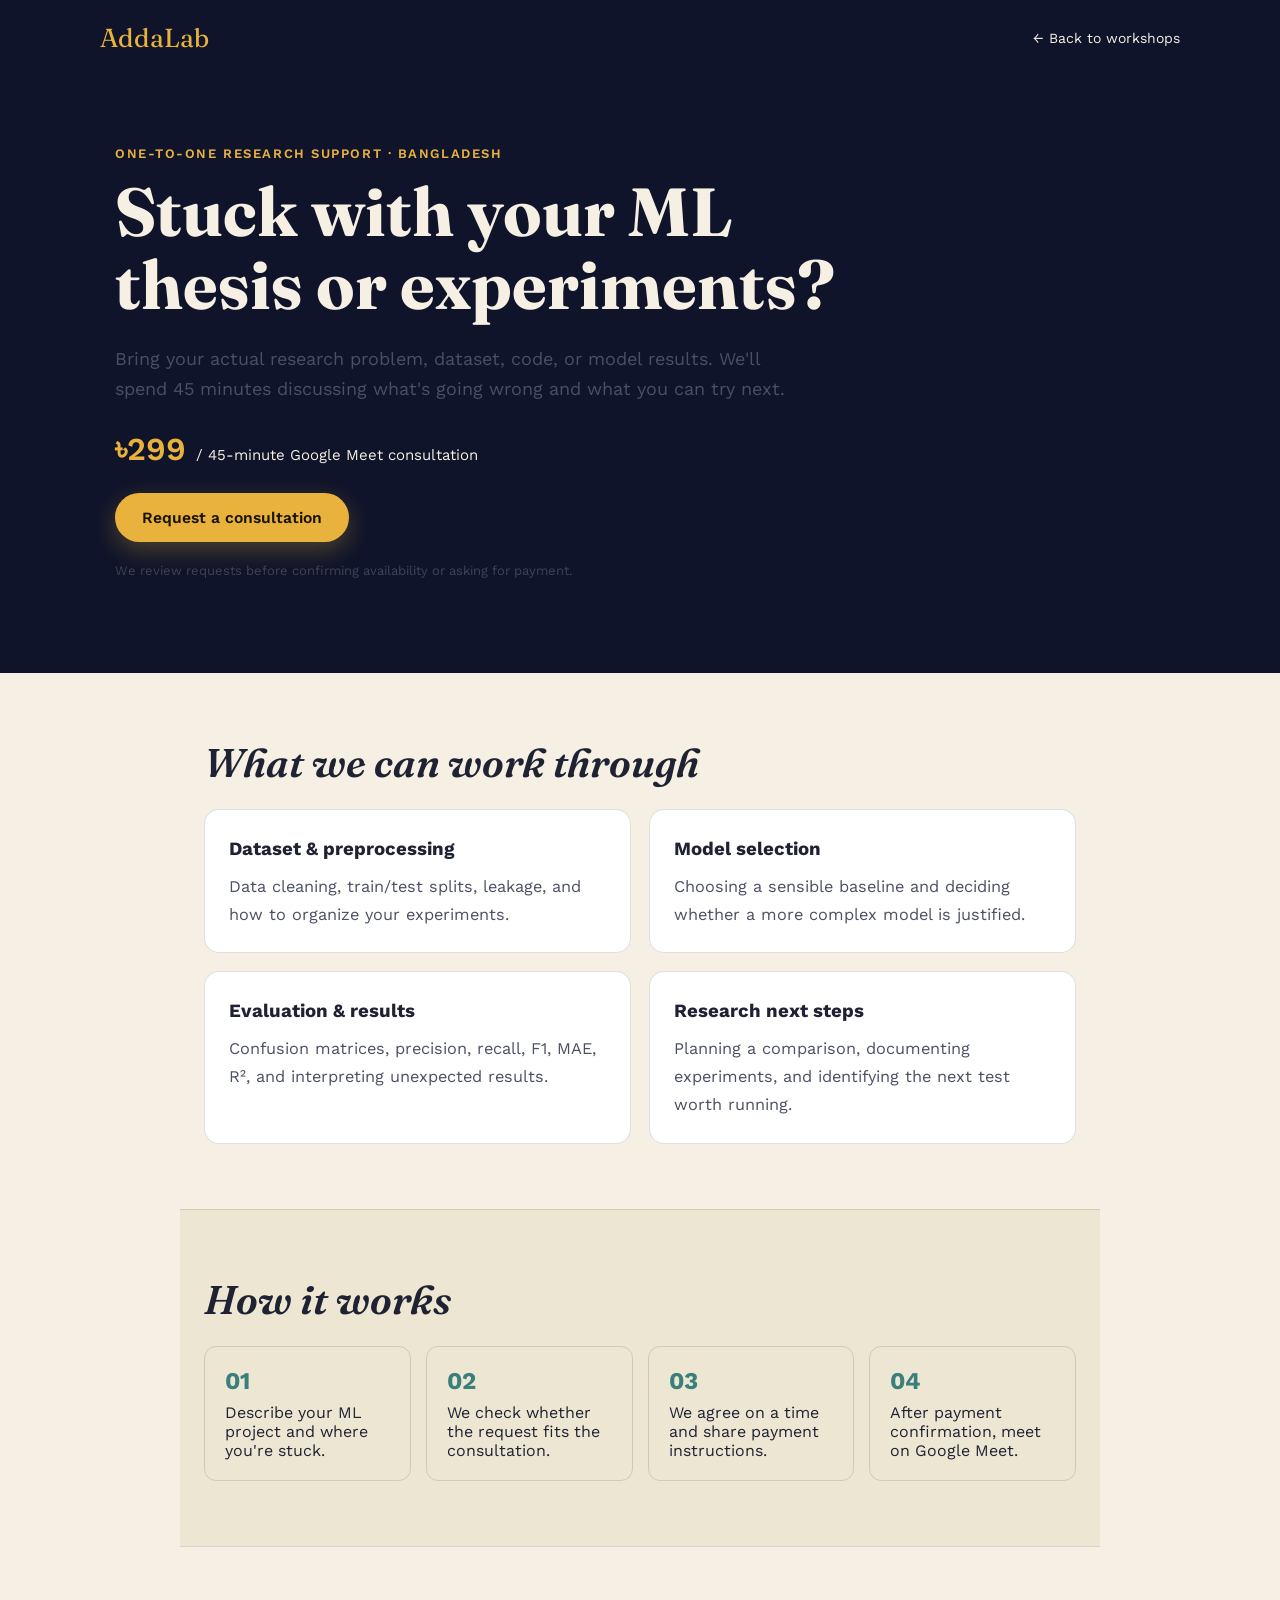
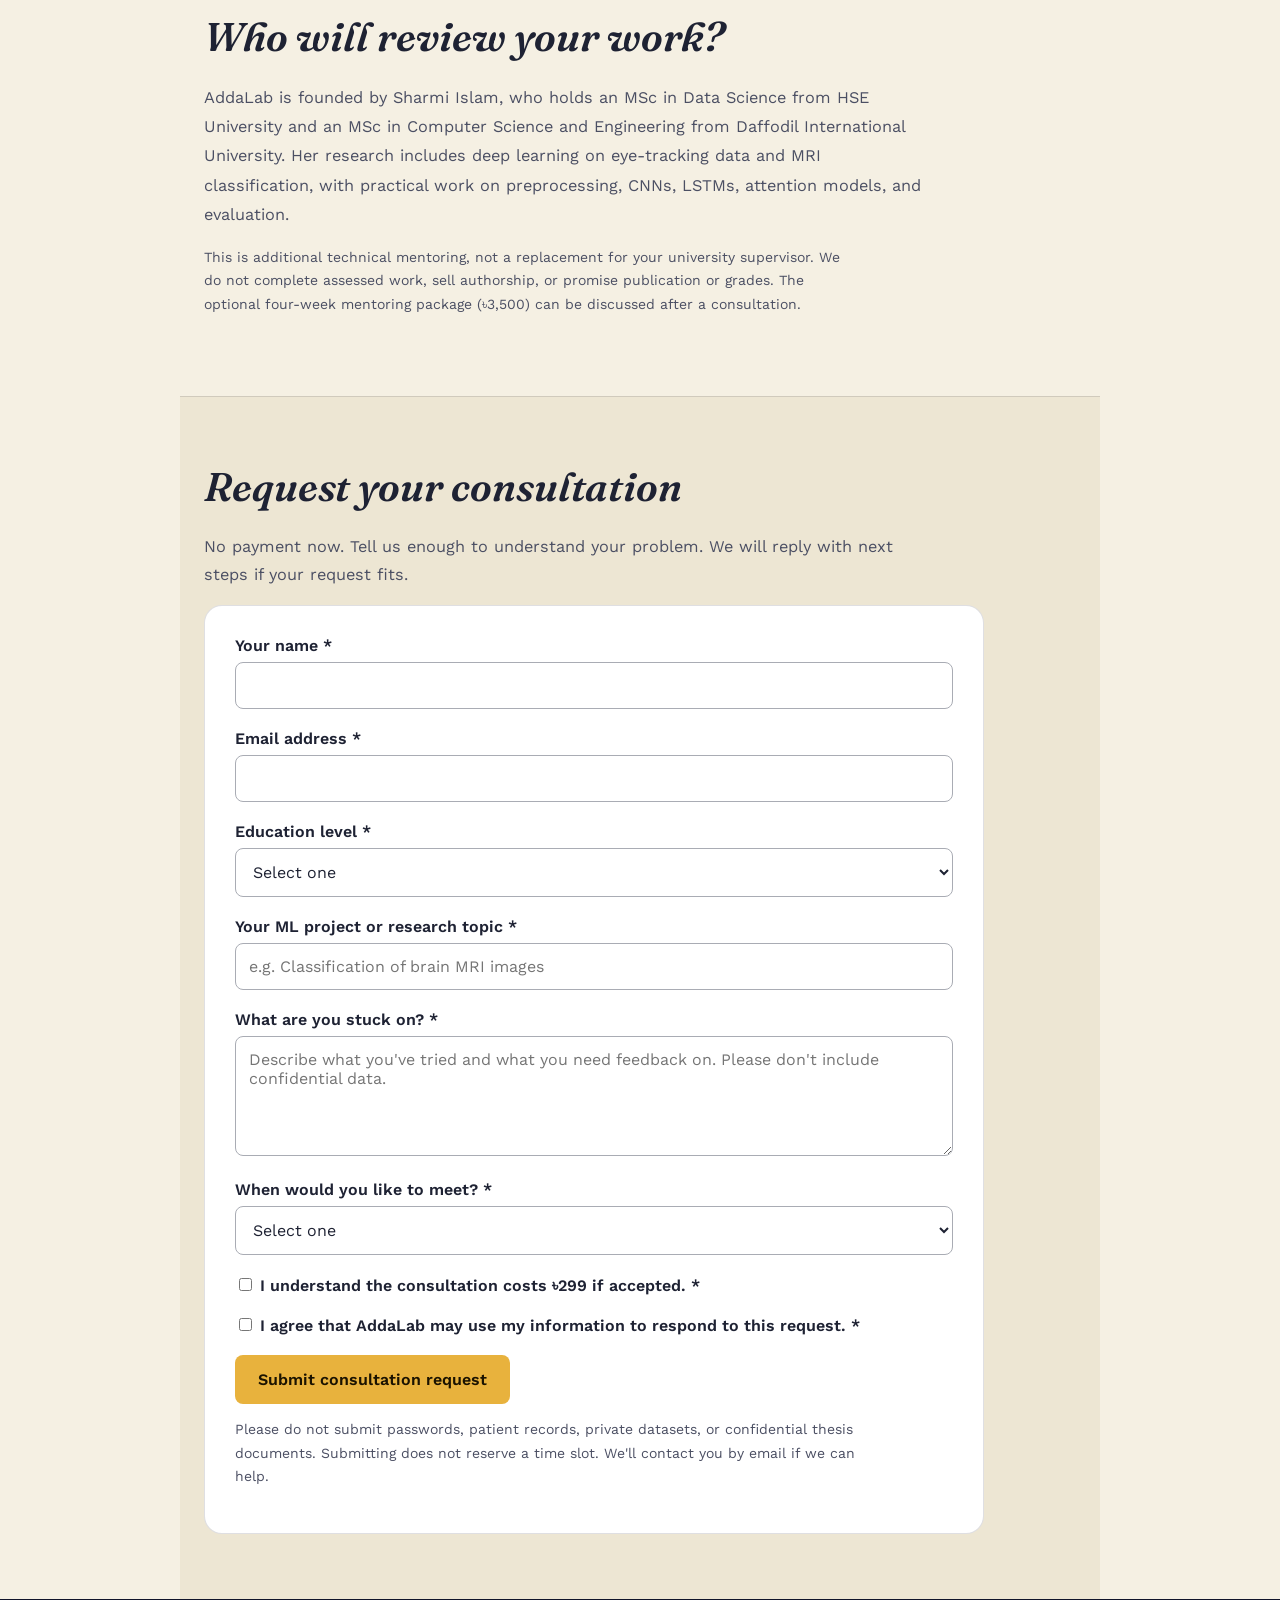
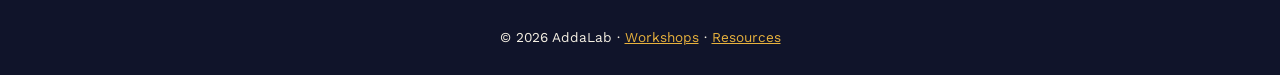
<file: AddaLab_Mentoring_Netlify_Ready/mentoring/index.html>
<!doctype html><html lang="en"><head><meta charset="utf-8"><meta name="viewport" content="width=device-width,initial-scale=1"><title>ML Thesis & Experiment Review | AddaLab</title><meta name="description" content="45-minute one-to-one ML thesis and experiment consultation via Google Meet. ৳299. Request a review of your dataset, model or evaluation results."><link rel="canonical" href="https://addalab.org/mentoring/"><link rel="preconnect" href="https://fonts.googleapis.com"><link href="https://fonts.googleapis.com/css2?family=Fraunces:wght@500;600&family=Work+Sans:wght@400;500;600&display=swap" rel="stylesheet"><style>
  :root{
    --bg-night: #10142A;
    --bg-night-2: #171C38;
    --paper: #F5F0E3;
    --paper-2: #EDE6D3;
    --ink: #1E2233;
    --ink-soft: #4B4F63;
    --gold: #E8B23D;
    --gold-soft: #F3D089;
    --teal: #4B9E97;
    --line: rgba(30,34,51,0.14);
  }
  *{box-sizing:border-box;}
  html{scroll-behavior:smooth;}
  body{
    margin:0;
    background:var(--paper);
    color:var(--ink);
    font-family:'Work Sans', sans-serif;
    -webkit-font-smoothing:antialiased;
  }
  @media (prefers-reduced-motion: reduce){
    *{animation:none !important; transition:none !important;}
  }

  /* ---------- TICKER RIBBON ---------- */
  .ticker-wrap{
    background:var(--gold);
    overflow:hidden;
    white-space:nowrap;
    position:relative;
    z-index:10;
  }
  .ticker{
    display:inline-flex;
    gap:60px;
    padding:10px 0;
    animation:scrollTicker 22s linear infinite;
    font-family:'Work Sans', sans-serif;
    font-weight:600;
    font-size:0.88rem;
    color:#1B1300;
  }
  .ticker span{padding-right:60px; flex:none;}
  @keyframes scrollTicker{
    0%{transform:translateX(0);}
    100%{transform:translateX(-50%);}
  }

  /* ---------- REASONS GRID ---------- */
  .reasons-grid{
    display:grid;
    grid-template-columns:repeat(3, 1fr);
    gap:20px;
    margin-top:28px;
  }
  .reason-card{
    background:#fff;
    border:1px solid var(--line);
    border-radius:16px;
    padding:28px 22px;
    text-align:center;
  }
  .reason-icon{
    width:56px; height:56px;
    border-radius:50%;
    background:var(--paper-2);
    display:flex; align-items:center; justify-content:center;
    font-size:1.6rem;
    margin:0 auto 16px;
  }
  .reason-card h3{
    font-size:1.02rem;
    margin:0 0 8px;
    color:var(--ink);
  }
  .reason-card p{
    font-size:0.88rem;
    color:var(--ink-soft);
    margin:0;
    line-height:1.6;
  }
  @media (max-width:820px){
    .reasons-grid{grid-template-columns:1fr 1fr;}
  }
  @media (max-width:560px){
    .reasons-grid{grid-template-columns:1fr;}
  }

  /* ---------- FLOATING BUTTONS ---------- */
  .float-btn{
    position:fixed;
    bottom:24px;
    width:54px; height:54px;
    border-radius:50%;
    display:flex; align-items:center; justify-content:center;
    box-shadow:0 8px 24px rgba(0,0,0,0.25);
    text-decoration:none;
    z-index:100;
    font-size:0.68rem;
    font-weight:700;
    transition:transform 0.18s ease;
  }
  .float-btn:hover{transform:translateY(-3px);}
  .float-top{
    left:20px;
    background:var(--bg-night);
    color:var(--gold);
    border:2px solid var(--gold);
  }
  .float-whatsapp{
    right:20px;
    background:#25D366;
    color:#fff;
    font-size:1.6rem;
  }

  /* ---------- HERO ---------- */
  .hero{
    position:relative;
    background:linear-gradient(180deg, var(--bg-night) 0%, var(--bg-night-2) 100%);
    color:var(--paper);
    padding:0 24px 90px;
    overflow:hidden;
  }
  .lights{
    width:100%;
    height:64px;
    display:block;
  }
  .bulb{
    animation:twinkle 3.2s ease-in-out infinite;
  }
  .bulb:nth-child(odd){animation-delay:0.6s;}
  .bulb:nth-child(3n){animation-delay:1.4s;}
  @keyframes twinkle{
    0%,100%{opacity:0.55;}
    50%{opacity:1;}
  }
  .hero-inner{
    max-width:760px;
    margin:0 auto;
    text-align:center;
    padding-top:20px;
  }
  .hero-grid{
    max-width:1180px;
    margin:0 auto;
    padding-top:30px;
    display:grid;
    grid-template-columns:1.05fr 0.95fr;
    gap:44px;
    align-items:start;
  }
  .hero-left{text-align:left;}
  .hero-left .cta-row{justify-content:flex-start;}
  .hero-left .trust-row{justify-content:flex-start !important;}
  .hero-form-card{
    background:var(--paper);
    border-radius:18px;
    padding:22px;
    box-shadow:0 20px 50px rgba(0,0,0,0.35);
  }
  .hero-form-card h3{
    font-family:'Fraunces', serif;
    font-weight:600;
    font-style:italic;
    color:var(--ink);
    text-align:center;
    font-size:1.25rem;
    margin:4px 0 16px;
    line-height:1.4;
  }
  @media (max-width:860px){
    .hero-grid{grid-template-columns:1fr;}
    .hero-left{text-align:center;}
    .hero-left .cta-row{justify-content:center;}
    .hero-left .trust-row{justify-content:center !important;}
  }
  .eyebrow-bn{
    font-family:'Noto Sans Bengali', sans-serif;
    font-size:1.05rem;
    font-weight:600;
    letter-spacing:0.04em;
    color:var(--gold-soft);
    margin:0 0 6px;
  }
  h1.brand{
    font-family:'Fraunces', serif;
    font-weight:600;
    font-size:clamp(2.6rem, 6vw, 4.2rem);
    letter-spacing:-0.01em;
    margin:0 0 18px;
  }
  .hero p.tag{
    font-size:clamp(1.05rem, 2vw, 1.25rem);
    color:#D9DAE8;
    max-width:520px;
    margin:0 auto 34px;
    line-height:1.6;
  }
  .cta-row{
    display:flex;
    gap:14px;
    justify-content:center;
    flex-wrap:wrap;
  }
  .btn{
    display:inline-flex;
    align-items:center;
    gap:8px;
    padding:14px 26px;
    border-radius:999px;
    font-family:'Work Sans', sans-serif;
    font-weight:600;
    font-size:0.98rem;
    text-decoration:none;
    cursor:pointer;
    border:1px solid transparent;
    transition:transform 0.18s ease, box-shadow 0.18s ease;
  }
  .btn:hover{transform:translateY(-2px);}
  .btn-primary{
    background:var(--gold);
    color:#1B1300;
    box-shadow:0 8px 24px rgba(232,178,61,0.28);
  }
  .btn-primary:hover{box-shadow:0 12px 30px rgba(232,178,61,0.38);}
  .btn-ghost{
    background:transparent;
    border-color:rgba(245,240,227,0.35);
    color:var(--paper);
  }
  .btn-ghost:hover{border-color:var(--paper);}

  /* ---------- PAPER SHEET ---------- */
  .sheet{
    background:var(--paper);
    border-radius:28px 28px 0 0;
    margin-top:-48px;
    position:relative;
    z-index:2;
    padding:64px 24px 0;
  }
  section{
    max-width:920px;
    margin:0 auto;
    padding:56px 0;
  }
  section + section{border-top:1px solid var(--line);}
  .eyebrow{
    font-size:0.82rem;
    font-weight:600;
    letter-spacing:0.12em;
    text-transform:uppercase;
    color:var(--teal);
    margin:0 0 10px;
  }
  h2{
    font-family:'Fraunces', serif;
    font-weight:600;
    font-style:italic;
    font-size:clamp(1.7rem, 3vw, 2.3rem);
    margin:0 0 18px;
    color:var(--ink);
  }
  p{
    line-height:1.7;
    color:var(--ink-soft);
    font-size:1.02rem;
    max-width:640px;
  }

  /* About */
  .about-grid{
    display:grid;
    grid-template-columns:1.2fr 1fr;
    gap:36px;
    align-items:start;
  }
  .about-card{
    background:var(--paper-2);
    border-radius:16px;
    padding:22px 24px;
  }
  .about-card b{color:var(--ink);}

  /* Journey diagram */
  .journey-wrap{
    display:grid;
    grid-template-columns:340px 1fr;
    gap:40px;
    align-items:center;
  }
  .journey-list{
    list-style:none;
    margin:0;
    padding:0;
    display:flex;
    flex-direction:column;
    gap:14px;
  }
  .journey-list li{
    display:flex;
    gap:12px;
    align-items:flex-start;
    font-size:0.98rem;
    color:var(--ink-soft);
  }
  .journey-list .dot{
    flex:none;
    width:26px;height:26px;
    border-radius:50%;
    background:var(--teal);
    color:#fff;
    font-size:0.78rem;
    font-weight:600;
    display:flex;align-items:center;justify-content:center;
  }
  .journey-list .dot.gold{background:var(--gold); color:#1B1300;}

  /* Who it's for */
  .pill-row{display:flex; gap:10px; flex-wrap:wrap; margin-top:8px;}
  .pill{
    background:var(--paper-2);
    border:1px solid var(--line);
    border-radius:999px;
    padding:8px 16px;
    font-size:0.88rem;
    color:var(--ink);
  }

  /* Future night card */
  .future{
    background:linear-gradient(160deg, var(--bg-night) 0%, var(--bg-night-2) 100%);
    color:var(--paper);
    border-radius:20px;
    padding:40px 32px;
    margin:8px 0 0;
  }
  .future h2{color:var(--paper);}
  .future p{color:#C9CBDC;}
  .future .eyebrow{color:var(--gold-soft);}

  /* Contact */
  .contact-card{
    background:var(--paper-2);
    border-radius:20px;
    padding:36px 32px;
    text-align:center;
  }
  .contact-note{
    font-size:0.86rem;
    color:var(--ink-soft);
    opacity:0.8;
    margin-top:14px;
  }

  footer{
    text-align:center;
    padding:36px 24px 44px;
    color:var(--ink-soft);
    font-size:0.85rem;
  }

  @media (max-width:720px){
    .about-grid, .journey-wrap{grid-template-columns:1fr;}
  }

.mentor-nav{display:flex;align-items:center;justify-content:space-between;gap:12px;padding:22px max(24px,calc((100vw - 1080px)/2));background:var(--bg-night);color:var(--paper)}.mentor-nav a{color:inherit;text-decoration:none}.mentor-nav .logo{font-family:Fraunces,serif;font-size:26px;color:var(--gold)}.mentor-nav .back{font-size:14px}.mentor-hero{background:var(--bg-night);color:var(--paper);padding:70px 24px 78px}.mentor-container{max-width:1050px;margin:auto}.mentor-hero h1{font-family:Fraunces,serif;font-size:clamp(38px,6vw,68px);line-height:1.08;max-width:790px;margin:14px 0 22px;color:var(--paper)}.mentor-hero p{font-size:18px;max-width:690px;line-height:1.7}.mentor-tag{font-size:13px;letter-spacing:.12em;text-transform:uppercase;color:var(--gold);font-weight:600}.mentor-price{font-size:32px;color:var(--gold);font-weight:600;margin:25px 0}.mentor-price small{font-size:15px;color:var(--paper);font-weight:400}.mentor-section{padding:65px 24px}.mentor-section.alt{background:var(--paper-2)}.mentor-section h2{font-family:Fraunces,serif;font-size:clamp(27px,4vw,40px);margin:0 0 22px}.mentor-grid{display:grid;grid-template-columns:repeat(2,minmax(0,1fr));gap:18px}.mentor-tile{padding:24px;background:white;border:1px solid var(--line);border-radius:15px;line-height:1.65}.mentor-tile h3{margin:0 0 8px}.mentor-tile p{margin:0}.mentor-steps{display:grid;grid-template-columns:repeat(4,minmax(0,1fr));gap:15px}.mentor-step{padding:20px;border:1px solid var(--line);border-radius:12px}.mentor-step strong{display:block;color:#397f7b;font-size:24px;margin-bottom:8px}.mentor-form{background:#fff;border:1px solid var(--line);border-radius:18px;padding:30px;max-width:780px}.mentor-form label{display:block;font-weight:600;margin:0 0 7px}.mentor-form input,.mentor-form select,.mentor-form textarea{box-sizing:border-box;width:100%;border:1px solid #a9acb4;border-radius:8px;padding:13px;font:inherit;background:white;color:var(--ink)}.mentor-field{margin:0 0 20px}.mentor-form textarea{min-height:120px}.mentor-form button{border:0;border-radius:8px;background:var(--gold);color:#1b1300;font:600 16px 'Work Sans',sans-serif;padding:15px 23px;cursor:pointer}.mentor-note{font-size:14px;color:var(--ink-soft);line-height:1.7}.mentor-footer{padding:30px 24px;text-align:center;background:var(--bg-night);color:var(--paper)}.mentor-footer a{color:var(--gold)}@media(max-width:700px){.mentor-grid,.mentor-steps{grid-template-columns:1fr}.mentor-hero{padding:48px 22px}.mentor-form{padding:20px}.mentor-nav{padding:18px 22px}}
</style></head><body><nav class="mentor-nav"><a class="logo" href="/">AddaLab</a><a class="back" href="/">← Back to workshops</a></nav><header class="mentor-hero"><div class="mentor-container"><div class="mentor-tag">One-to-one research support · Bangladesh</div><h1>Stuck with your ML thesis or experiments?</h1><p>Bring your actual research problem, dataset, code, or model results. We'll spend 45 minutes discussing what's going wrong and what you can try next.</p><div class="mentor-price">৳299 <small> / 45-minute Google Meet consultation</small></div><a href="#apply" class="btn btn-primary">Request a consultation</a><p style="font-size:13px;opacity:.8;margin-top:18px">We review requests before confirming availability or asking for payment.</p></div></header><main><section class="mentor-section"><div class="mentor-container"><h2>What we can work through</h2><div class="mentor-grid"><div class="mentor-tile"><h3>Dataset & preprocessing</h3><p>Data cleaning, train/test splits, leakage, and how to organize your experiments.</p></div><div class="mentor-tile"><h3>Model selection</h3><p>Choosing a sensible baseline and deciding whether a more complex model is justified.</p></div><div class="mentor-tile"><h3>Evaluation & results</h3><p>Confusion matrices, precision, recall, F1, MAE, R², and interpreting unexpected results.</p></div><div class="mentor-tile"><h3>Research next steps</h3><p>Planning a comparison, documenting experiments, and identifying the next test worth running.</p></div></div></div></section><section class="mentor-section alt"><div class="mentor-container"><h2>How it works</h2><div class="mentor-steps"><div class="mentor-step"><strong>01</strong>Describe your ML project and where you're stuck.</div><div class="mentor-step"><strong>02</strong>We check whether the request fits the consultation.</div><div class="mentor-step"><strong>03</strong>We agree on a time and share payment instructions.</div><div class="mentor-step"><strong>04</strong>After payment confirmation, meet on Google Meet.</div></div></div></section><section class="mentor-section"><div class="mentor-container"><h2>Who will review your work?</h2><p style="max-width:730px;line-height:1.8">AddaLab is founded by Sharmi Islam, who holds an MSc in Data Science from HSE University and an MSc in Computer Science and Engineering from Daffodil International University. Her research includes deep learning on eye-tracking data and MRI classification, with practical work on preprocessing, CNNs, LSTMs, attention models, and evaluation.</p><p class="mentor-note">This is additional technical mentoring, not a replacement for your university supervisor. We do not complete assessed work, sell authorship, or promise publication or grades. The optional four-week mentoring package (৳3,500) can be discussed after a consultation.</p></div></section><section id="apply" class="mentor-section alt"><div class="mentor-container"><h2>Request your consultation</h2><p style="max-width:730px;line-height:1.7">No payment now. Tell us enough to understand your problem. We will reply with next steps if your request fits.</p><form class="mentor-form" name="mentoring-request" method="POST" action="/mentoring/thanks/" data-netlify="true" netlify-honeypot="bot-field"><input type="hidden" name="form-name" value="mentoring-request"><p hidden><label>Do not fill this out: <input name="bot-field"></label></p><div class="mentor-field"><label for="student-name">Your name *</label><input id="student-name" name="student-name" autocomplete="name" required maxlength="120"></div><div class="mentor-field"><label for="student-email">Email address *</label><input id="student-email" name="student-email" type="email" autocomplete="email" required maxlength="180"></div><div class="mentor-field"><label for="level">Education level *</label><select id="level" name="level" required><option value="">Select one</option><option>Undergraduate</option><option>Master's student</option><option>Other</option></select></div><div class="mentor-field"><label for="research-topic">Your ML project or research topic *</label><input id="research-topic" name="research-topic" required maxlength="220" placeholder="e.g. Classification of brain MRI images"></div><div class="mentor-field"><label for="problem">What are you stuck on? *</label><textarea id="problem" name="problem" required maxlength="2000" placeholder="Describe what you've tried and what you need feedback on. Please don't include confidential data."></textarea></div><div class="mentor-field"><label for="urgency">When would you like to meet? *</label><select id="urgency" name="urgency" required><option value="">Select one</option><option>Within 7 days</option><option>Within 30 days</option><option>Just exploring</option></select></div><div class="mentor-field"><label><input type="checkbox" name="price-confirmed" value="yes" required style="width:auto;margin-right:8px">I understand the consultation costs ৳299 if accepted. *</label></div><div class="mentor-field"><label><input type="checkbox" name="contact-consent" value="yes" required style="width:auto;margin-right:8px">I agree that AddaLab may use my information to respond to this request. *</label></div><button type="submit">Submit consultation request</button><p class="mentor-note">Please do not submit passwords, patient records, private datasets, or confidential thesis documents. Submitting does not reserve a time slot. We'll contact you by email if we can help.</p></form></div></section></main><footer class="mentor-footer">© 2026 AddaLab · <a href="/">Workshops</a> · <a href="/resources">Resources</a></footer></body></html>
</file>
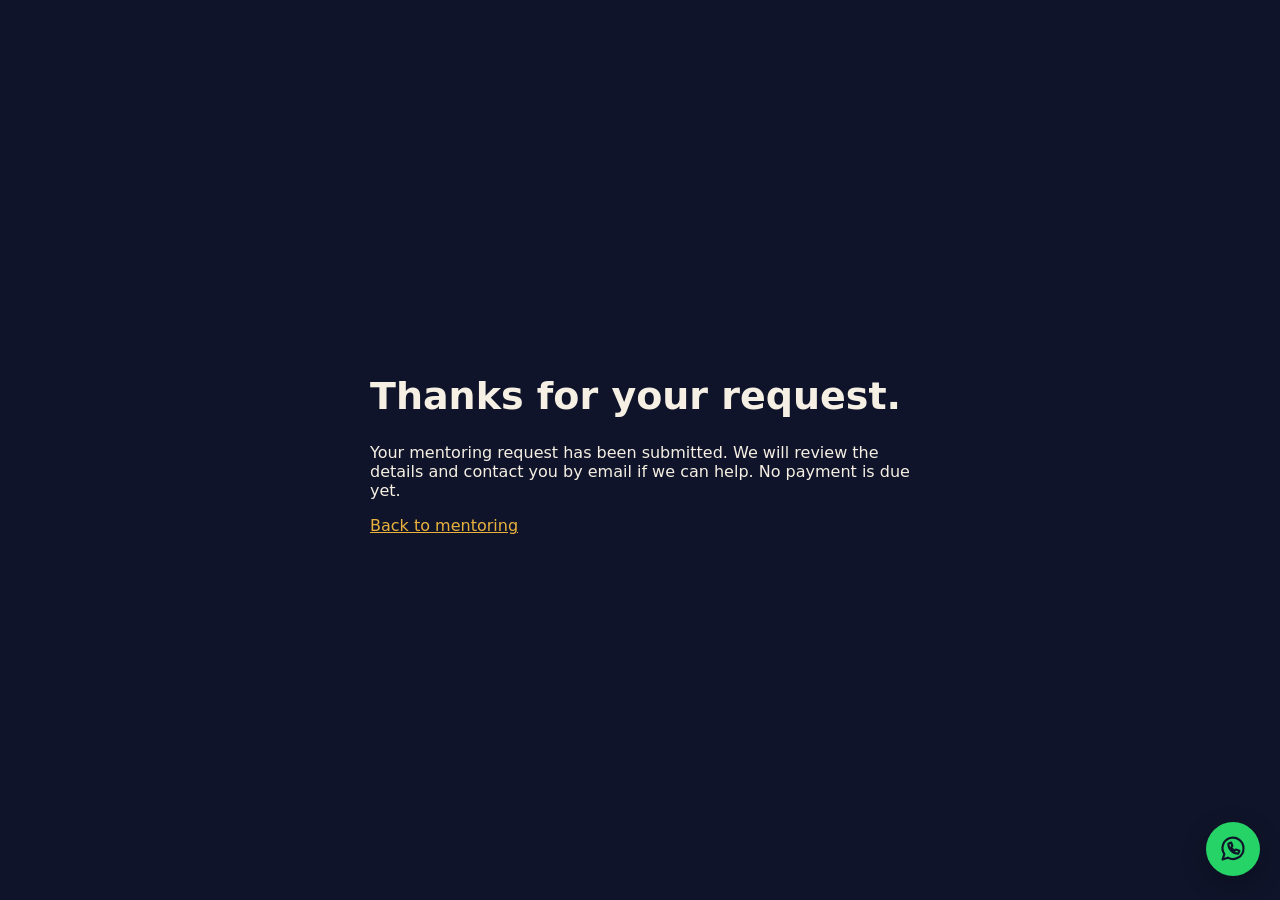
<file: mentoring/thanks/index.html>
<!doctype html><html lang="en"><head>
<link rel="icon" href="/favicon.ico" sizes="16x16 32x32 48x48" type="image/x-icon">
<link rel="icon" href="/favicon.svg" sizes="any" type="image/svg+xml"><meta charset="utf-8"><meta name="viewport" content="width=device-width,initial-scale=1"><title>Request received | AddaLab</title><style>body{margin:0;background:#10142A;color:#F5F0E3;font-family:system-ui;display:grid;min-height:100vh;place-items:center}main{max-width:540px;padding:30px}h1{font-size:38px}a{color:#E8B23D}</style><link rel="stylesheet" href="/whatsapp.css">
</head><body><main><h1>Thanks for your request.</h1><p>Your mentoring request has been submitted. We will review the details and contact you by email if we can help. No payment is due yet.</p><p><a href="/mentoring/">Back to mentoring</a></p></main><a href="https://wa.me/8801822604437?text=Hello%20AddaLab%2C%20I%20would%20like%20to%20know%20more%20about%20your%20ML%20mentoring%20service." class="whatsapp-chat" target="_blank" rel="noopener noreferrer" aria-label="Chat with AddaLab on WhatsApp (opens in a new tab)" title="Chat with AddaLab on WhatsApp"><svg xmlns="http://www.w3.org/2000/svg" width="28" height="28" viewBox="0 0 24 24" fill="none" stroke="currentColor" stroke-width="1.8" stroke-linecap="round" stroke-linejoin="round" aria-hidden="true" focusable="false"><path d="M21 11.5a9 9 0 0 1-13.4 7.9L3 21l1.6-4.6A9 9 0 1 1 21 11.5Z"/><path d="M8 7.5c0 4.7 3.8 8.5 8.5 8.5l1-2.5-3-1-1 1a7 7 0 0 1-3-3l1-1-1-3Z"/></svg></a>
</body></html>
</file>
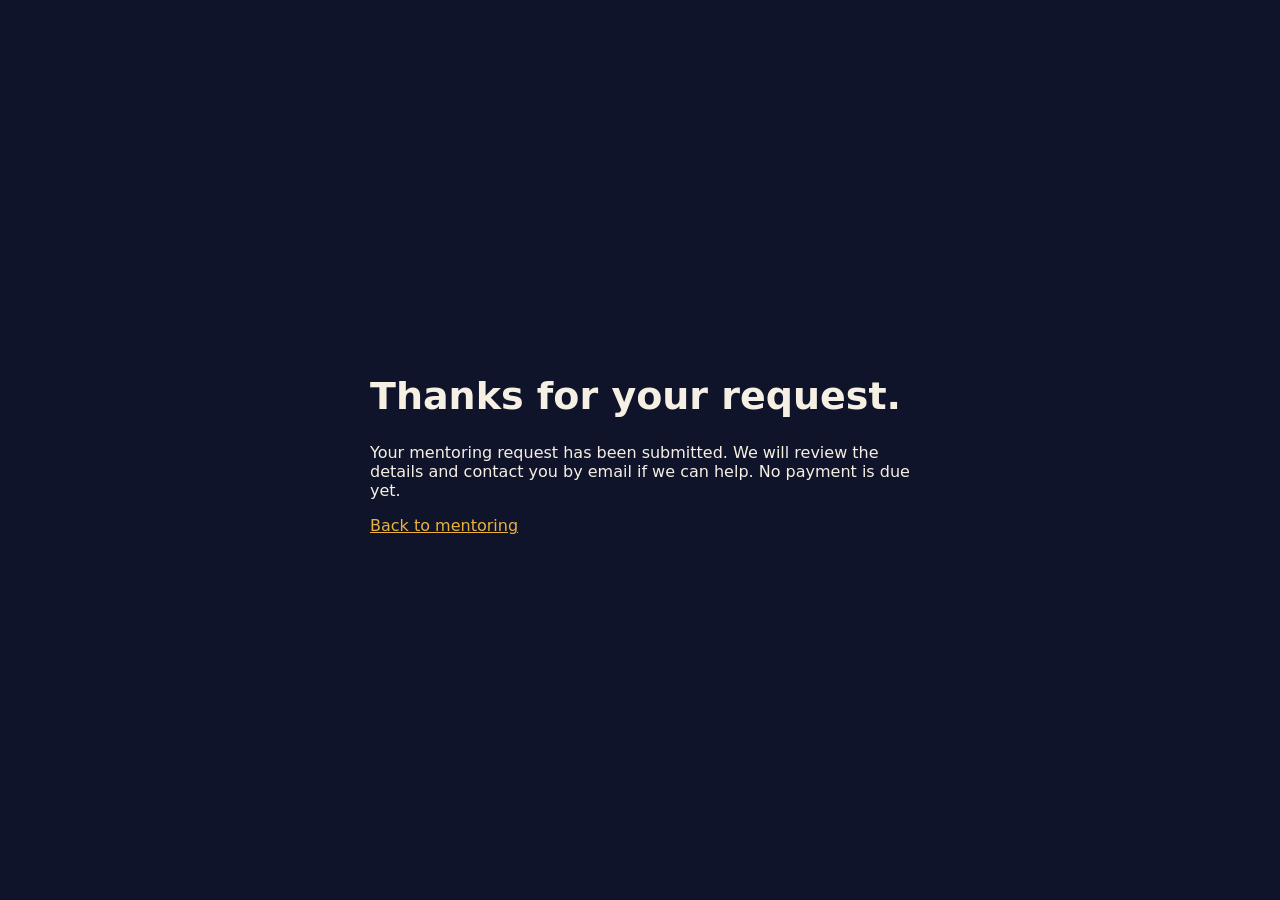
<file: AddaLab_Mentoring_Netlify_Ready/mentoring/thanks/index.html>
<!doctype html><html lang="en"><head><meta charset="utf-8"><meta name="viewport" content="width=device-width,initial-scale=1"><title>Request received | AddaLab</title><style>body{margin:0;background:#10142A;color:#F5F0E3;font-family:system-ui;display:grid;min-height:100vh;place-items:center}main{max-width:540px;padding:30px}h1{font-size:38px}a{color:#E8B23D}</style></head><body><main><h1>Thanks for your request.</h1><p>Your mentoring request has been submitted. We will review the details and contact you by email if we can help. No payment is due yet.</p><p><a href="/mentoring/">Back to mentoring</a></p></main></body></html>
</file>
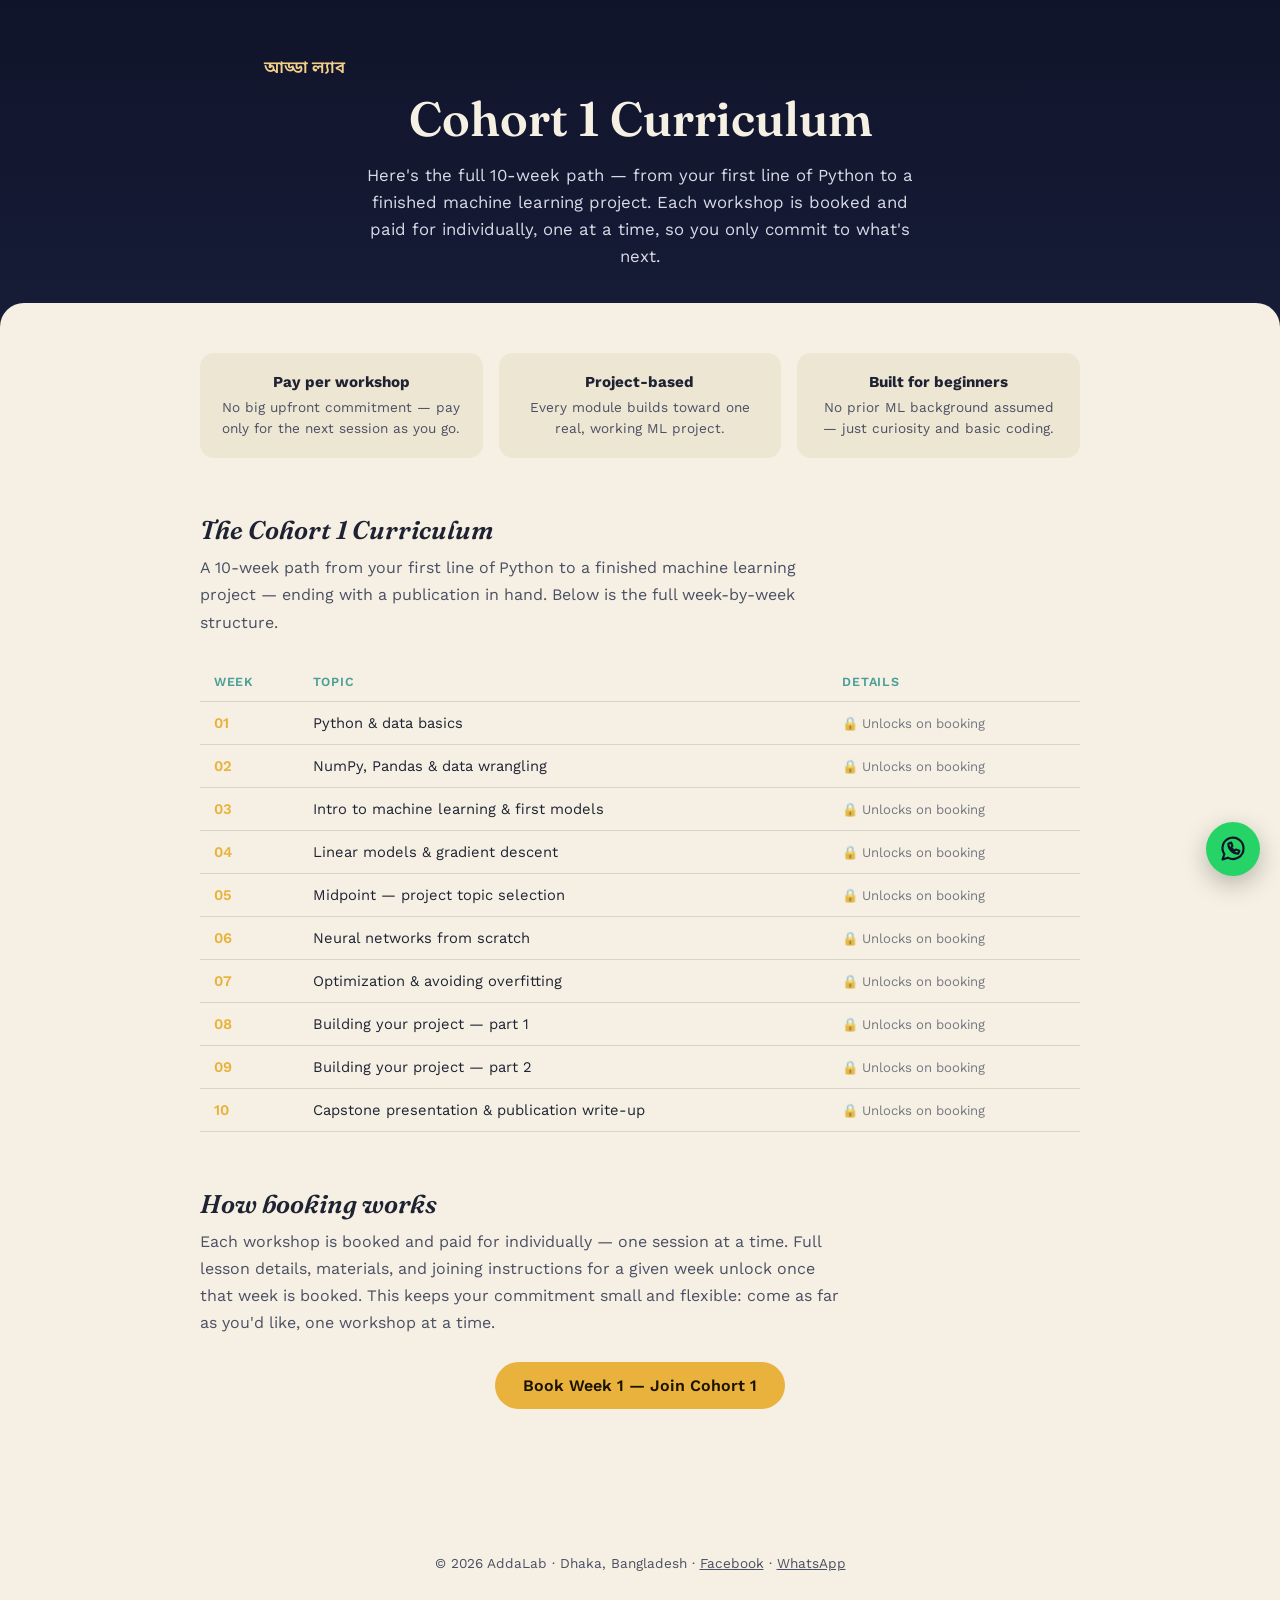
<file: resources.html>
<!DOCTYPE html>
<html lang="en">
<head>
<link rel="icon" href="/favicon.ico" sizes="16x16 32x32 48x48" type="image/x-icon">
<link rel="icon" href="/favicon.svg" sizes="any" type="image/svg+xml">
<meta charset="UTF-8">
<meta name="viewport" content="width=device-width, initial-scale=1.0">
<title>AddaLab — Open Learning Resources</title>
<link rel="preconnect" href="https://fonts.googleapis.com">
<link href="https://fonts.googleapis.com/css2?family=Fraunces:ital,opsz,wght@0,9..144,500;0,9..144,600;1,9..144,500&family=Work+Sans:wght@400;500;600&family=Noto+Sans+Bengali:wght@500;600&display=swap" rel="stylesheet">
<style>
  :root{
    --bg-night:#10142A; --bg-night-2:#171C38;
    --paper:#F5F0E3; --paper-2:#EDE6D3;
    --ink:#1E2233; --ink-soft:#4B4F63;
    --gold:#E8B23D; --gold-soft:#F3D089;
    --teal:#4B9E97; --line:rgba(30,34,51,0.14);
  }
  *{box-sizing:border-box;}
  body{margin:0;background:var(--paper);color:var(--ink);font-family:'Work Sans',sans-serif;-webkit-font-smoothing:antialiased;}
  .top{background:linear-gradient(180deg,var(--bg-night) 0%, var(--bg-night-2) 100%);color:var(--paper);padding:56px 24px 70px;text-align:center;}
  .top .eyebrow-bn{font-family:'Noto Sans Bengali',sans-serif;color:var(--gold-soft);font-weight:600;margin:0 0 6px;}
  .top h1{font-family:'Fraunces',serif;font-weight:600;font-size:clamp(2rem,5vw,3rem);margin:0 0 14px;}
  .top p{max-width:560px;margin:0 auto;color:#D9DAE8;line-height:1.6;font-size:1.05rem;}
  .sheet{background:var(--paper);border-radius:24px 24px 0 0;margin-top:-36px;position:relative;padding:50px 24px 0;}
  main{max-width:880px;margin:0 auto;padding-bottom:60px;}
  .principles{display:grid;grid-template-columns:repeat(3,1fr);gap:16px;margin-bottom:56px;}
  .principle{background:var(--paper-2);border-radius:14px;padding:20px;text-align:center;}
  .principle h3{font-size:0.95rem;margin:0 0 6px;color:var(--ink);}
  .principle p{font-size:0.85rem;color:var(--ink-soft);margin:0;line-height:1.5;}
  h2{font-family:'Fraunces',serif;font-weight:600;font-style:italic;font-size:1.6rem;margin:0 0 8px;}
  .section-intro{color:var(--ink-soft);max-width:640px;line-height:1.7;margin:0 0 26px;}
  table{width:100%;border-collapse:collapse;margin-bottom:12px;}
  th,td{text-align:left;padding:12px 14px;border-bottom:1px solid var(--line);font-size:0.92rem;}
  th{font-size:0.78rem;text-transform:uppercase;letter-spacing:0.06em;color:var(--teal);font-weight:600;}
  td.wk{font-weight:600;color:var(--gold);white-space:nowrap;}
  .source-tag{display:inline-block;font-size:0.75rem;background:var(--paper-2);border-radius:999px;padding:3px 10px;color:var(--ink-soft);}
  .locked{display:inline-flex;align-items:center;gap:4px;font-size:0.82rem;color:var(--ink-soft);opacity:0.75;}
  .attribution-box{background:var(--paper-2);border-left:4px solid var(--gold);border-radius:0 12px 12px 0;padding:20px 24px;margin:40px 0;font-size:0.9rem;color:var(--ink-soft);line-height:1.7;}
  .attribution-box b{color:var(--ink);}
  .attribution-box a{color:var(--teal);}
  section{margin-bottom:56px;}
  footer{text-align:center;padding:30px 24px 44px;color:var(--ink-soft);font-size:0.85rem;}
  footer a{color:var(--ink-soft);}
  @media (max-width:640px){
    .principles{grid-template-columns:1fr;}
    table, thead, tbody, th, td, tr{display:block;}
    thead{display:none;}
    tr{border-bottom:1px solid var(--line);padding:12px 0;}
    td{border:none;padding:2px 0;}
    td.wk{color:var(--gold);}
  }
</style>
<link rel="stylesheet" href="/whatsapp.css">
</head>
<body>

<div class="top">
  <a href="/" style="text-decoration:none;"><p class="eyebrow-bn">আড্ডা ল্যাব</p></a>
  <h1>Cohort 1 Curriculum</h1>
  <p>Here's the full 10-week path — from your first line of Python to a finished machine learning project. Each workshop is booked and paid for individually, one at a time, so you only commit to what's next.</p>
</div>

<div class="sheet"><main>

  <div class="principles">
    <div class="principle"><h3>Pay per workshop</h3><p>No big upfront commitment — pay only for the next session as you go.</p></div>
    <div class="principle"><h3>Project-based</h3><p>Every module builds toward one real, working ML project.</p></div>
    <div class="principle"><h3>Built for beginners</h3><p>No prior ML background assumed — just curiosity and basic coding.</p></div>
  </div>

  <section>
    <h2>The Cohort 1 Curriculum</h2>
    <p class="section-intro">A 10-week path from your first line of Python to a finished machine learning project — ending with a publication in hand. Below is the full week-by-week structure.</p>

    <table>
      <thead><tr><th>Week</th><th>Topic</th><th>Details</th></tr></thead>
      <tbody>
        <tr><td class="wk">01</td><td>Python & data basics</td><td><span class="locked">🔒 Unlocks on booking</span></td></tr>
        <tr><td class="wk">02</td><td>NumPy, Pandas & data wrangling</td><td><span class="locked">🔒 Unlocks on booking</span></td></tr>
        <tr><td class="wk">03</td><td>Intro to machine learning & first models</td><td><span class="locked">🔒 Unlocks on booking</span></td></tr>
        <tr><td class="wk">04</td><td>Linear models & gradient descent</td><td><span class="locked">🔒 Unlocks on booking</span></td></tr>
        <tr><td class="wk">05</td><td>Midpoint — project topic selection</td><td><span class="locked">🔒 Unlocks on booking</span></td></tr>
        <tr><td class="wk">06</td><td>Neural networks from scratch</td><td><span class="locked">🔒 Unlocks on booking</span></td></tr>
        <tr><td class="wk">07</td><td>Optimization & avoiding overfitting</td><td><span class="locked">🔒 Unlocks on booking</span></td></tr>
        <tr><td class="wk">08</td><td>Building your project — part 1</td><td><span class="locked">🔒 Unlocks on booking</span></td></tr>
        <tr><td class="wk">09</td><td>Building your project — part 2</td><td><span class="locked">🔒 Unlocks on booking</span></td></tr>
        <tr><td class="wk">10</td><td>Capstone presentation & publication write-up</td><td><span class="locked">🔒 Unlocks on booking</span></td></tr>
      </tbody>
    </table>
  </section>

  <section>
    <h2>How booking works</h2>
    <p class="section-intro">Each workshop is booked and paid for individually — one session at a time. Full lesson details, materials, and joining instructions for a given week unlock once that week is booked. This keeps your commitment small and flexible: come as far as you'd like, one workshop at a time.</p>
    <div style="text-align:center; margin-top:24px;">
      <a href="https://docs.google.com/forms/d/e/1FAIpQLSdt62RvfNZaC1agsnhz81k8Bf5UkVswMl30OeSfcbDd22faoQ/viewform?usp=publish-editor" target="_blank" rel="noopener" style="display:inline-block; background:var(--gold); color:#1B1300; font-weight:600; padding:14px 28px; border-radius:999px; text-decoration:none;">Book Week 1 — Join Cohort 1</a>
    </div>
  </section>

</main></div>

<footer>
  © 2026 AddaLab · Dhaka, Bangladesh · <a href="https://www.facebook.com/profile.php?id=61591708600471" target="_blank" rel="noopener">Facebook</a> · <a href="https://wa.me/8801822604437?text=Hello%20AddaLab%2C%20I%20would%20like%20to%20know%20more%20about%20your%20ML%20mentoring%20service.">WhatsApp</a>
</footer>

<a href="https://wa.me/8801822604437?text=Hello%20AddaLab%2C%20I%20would%20like%20to%20know%20more%20about%20your%20ML%20mentoring%20service." class="whatsapp-chat" target="_blank" rel="noopener noreferrer" aria-label="Chat with AddaLab on WhatsApp (opens in a new tab)" title="Chat with AddaLab on WhatsApp"><svg xmlns="http://www.w3.org/2000/svg" width="28" height="28" viewBox="0 0 24 24" fill="none" stroke="currentColor" stroke-width="1.8" stroke-linecap="round" stroke-linejoin="round" aria-hidden="true" focusable="false"><path d="M21 11.5a9 9 0 0 1-13.4 7.9L3 21l1.6-4.6A9 9 0 1 1 21 11.5Z"/><path d="M8 7.5c0 4.7 3.8 8.5 8.5 8.5l1-2.5-3-1-1 1a7 7 0 0 1-3-3l1-1-1-3Z"/></svg></a>
</body>
</html>
</file>
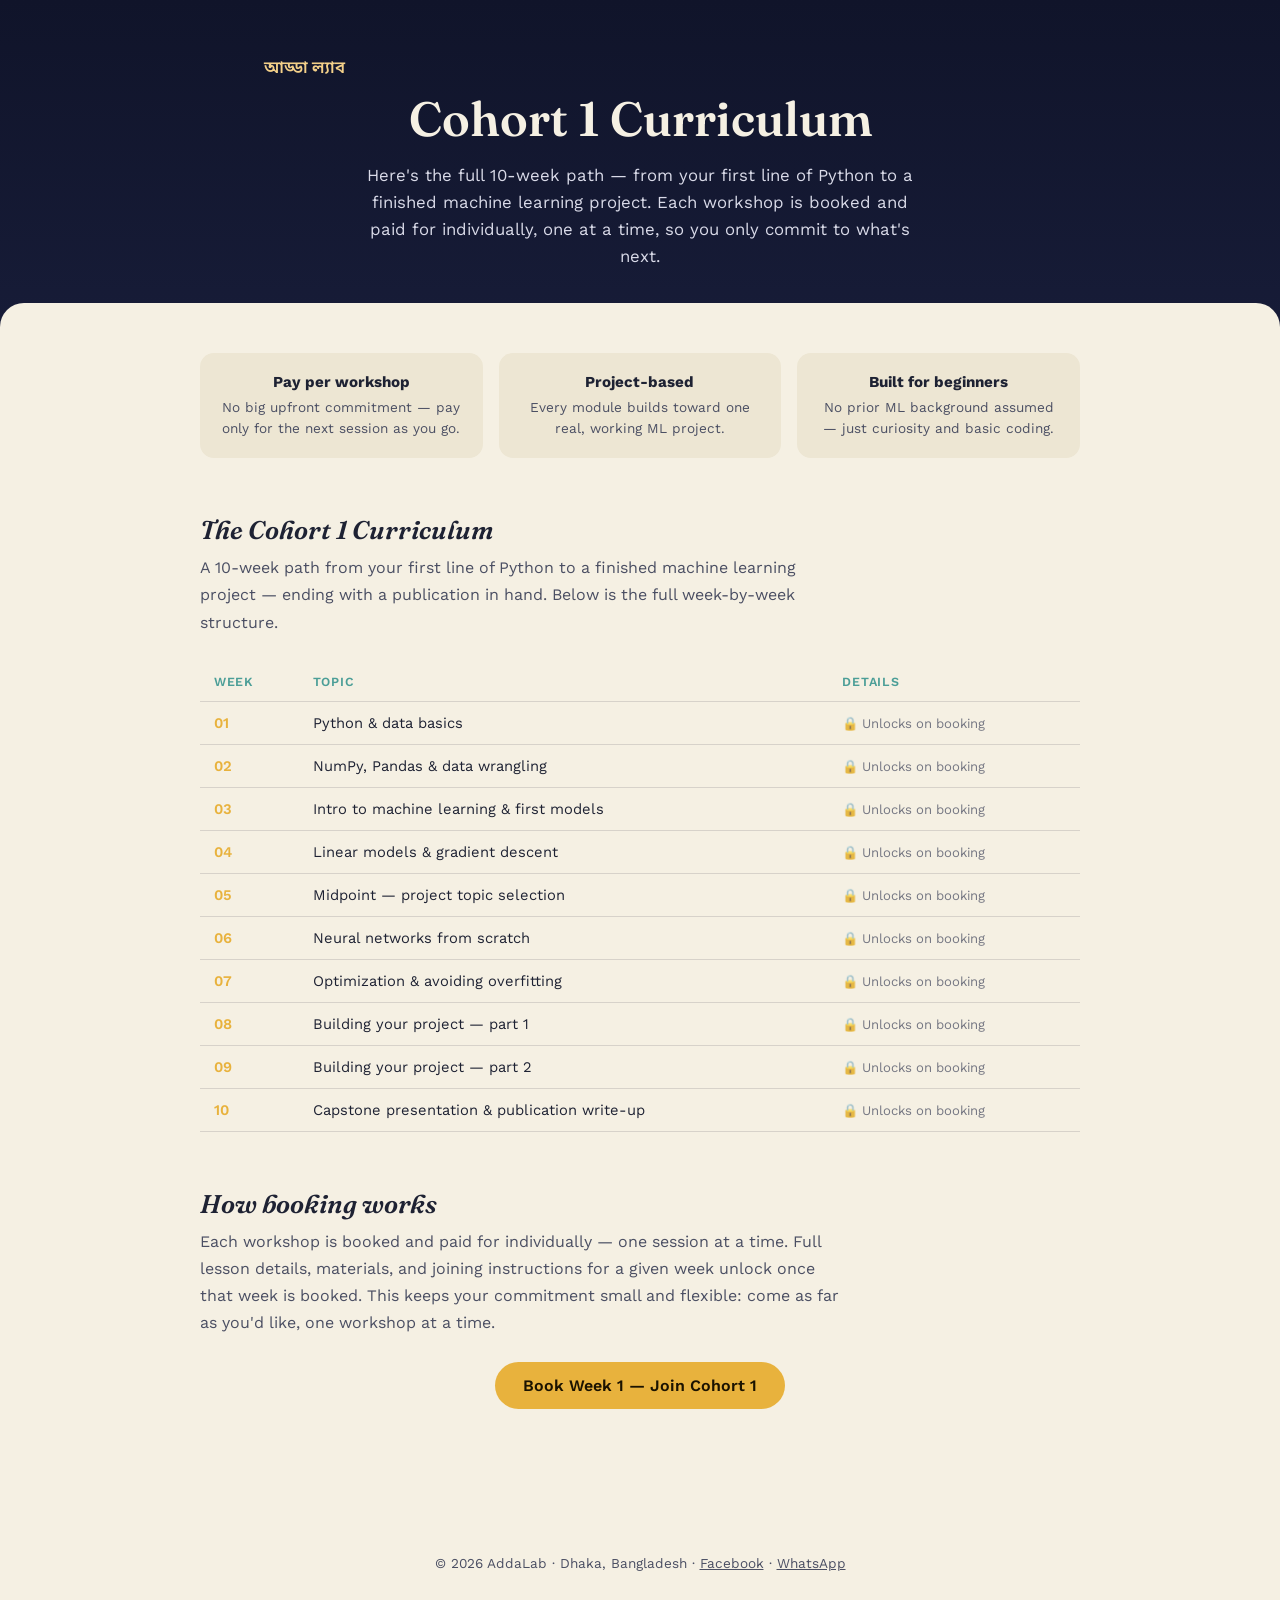
<file: AddaLab_Mentoring_Netlify_Ready/resources.html>
<!DOCTYPE html>
<html lang="en">
<head>
<meta charset="UTF-8">
<meta name="viewport" content="width=device-width, initial-scale=1.0">
<title>AddaLab — Open Learning Resources</title>
<link rel="preconnect" href="https://fonts.googleapis.com">
<link href="https://fonts.googleapis.com/css2?family=Fraunces:ital,opsz,wght@0,9..144,500;0,9..144,600;1,9..144,500&family=Work+Sans:wght@400;500;600&family=Noto+Sans+Bengali:wght@500;600&display=swap" rel="stylesheet">
<style>
  :root{
    --bg-night:#10142A; --bg-night-2:#171C38;
    --paper:#F5F0E3; --paper-2:#EDE6D3;
    --ink:#1E2233; --ink-soft:#4B4F63;
    --gold:#E8B23D; --gold-soft:#F3D089;
    --teal:#4B9E97; --line:rgba(30,34,51,0.14);
  }
  *{box-sizing:border-box;}
  body{margin:0;background:var(--paper);color:var(--ink);font-family:'Work Sans',sans-serif;-webkit-font-smoothing:antialiased;}
  .top{background:linear-gradient(180deg,var(--bg-night) 0%, var(--bg-night-2) 100%);color:var(--paper);padding:56px 24px 70px;text-align:center;}
  .top .eyebrow-bn{font-family:'Noto Sans Bengali',sans-serif;color:var(--gold-soft);font-weight:600;margin:0 0 6px;}
  .top h1{font-family:'Fraunces',serif;font-weight:600;font-size:clamp(2rem,5vw,3rem);margin:0 0 14px;}
  .top p{max-width:560px;margin:0 auto;color:#D9DAE8;line-height:1.6;font-size:1.05rem;}
  .sheet{background:var(--paper);border-radius:24px 24px 0 0;margin-top:-36px;position:relative;padding:50px 24px 0;}
  main{max-width:880px;margin:0 auto;padding-bottom:60px;}
  .principles{display:grid;grid-template-columns:repeat(3,1fr);gap:16px;margin-bottom:56px;}
  .principle{background:var(--paper-2);border-radius:14px;padding:20px;text-align:center;}
  .principle h3{font-size:0.95rem;margin:0 0 6px;color:var(--ink);}
  .principle p{font-size:0.85rem;color:var(--ink-soft);margin:0;line-height:1.5;}
  h2{font-family:'Fraunces',serif;font-weight:600;font-style:italic;font-size:1.6rem;margin:0 0 8px;}
  .section-intro{color:var(--ink-soft);max-width:640px;line-height:1.7;margin:0 0 26px;}
  table{width:100%;border-collapse:collapse;margin-bottom:12px;}
  th,td{text-align:left;padding:12px 14px;border-bottom:1px solid var(--line);font-size:0.92rem;}
  th{font-size:0.78rem;text-transform:uppercase;letter-spacing:0.06em;color:var(--teal);font-weight:600;}
  td.wk{font-weight:600;color:var(--gold);white-space:nowrap;}
  .source-tag{display:inline-block;font-size:0.75rem;background:var(--paper-2);border-radius:999px;padding:3px 10px;color:var(--ink-soft);}
  .locked{display:inline-flex;align-items:center;gap:4px;font-size:0.82rem;color:var(--ink-soft);opacity:0.75;}
  .attribution-box{background:var(--paper-2);border-left:4px solid var(--gold);border-radius:0 12px 12px 0;padding:20px 24px;margin:40px 0;font-size:0.9rem;color:var(--ink-soft);line-height:1.7;}
  .attribution-box b{color:var(--ink);}
  .attribution-box a{color:var(--teal);}
  section{margin-bottom:56px;}
  footer{text-align:center;padding:30px 24px 44px;color:var(--ink-soft);font-size:0.85rem;}
  footer a{color:var(--ink-soft);}
  @media (max-width:640px){
    .principles{grid-template-columns:1fr;}
    table, thead, tbody, th, td, tr{display:block;}
    thead{display:none;}
    tr{border-bottom:1px solid var(--line);padding:12px 0;}
    td{border:none;padding:2px 0;}
    td.wk{color:var(--gold);}
  }
</style>
</head>
<body>

<div class="top">
  <a href="/" style="text-decoration:none;"><p class="eyebrow-bn">আড্ডা ল্যাব</p></a>
  <h1>Cohort 1 Curriculum</h1>
  <p>Here's the full 10-week path — from your first line of Python to a finished machine learning project. Each workshop is booked and paid for individually, one at a time, so you only commit to what's next.</p>
</div>

<div class="sheet"><main>

  <div class="principles">
    <div class="principle"><h3>Pay per workshop</h3><p>No big upfront commitment — pay only for the next session as you go.</p></div>
    <div class="principle"><h3>Project-based</h3><p>Every module builds toward one real, working ML project.</p></div>
    <div class="principle"><h3>Built for beginners</h3><p>No prior ML background assumed — just curiosity and basic coding.</p></div>
  </div>

  <section>
    <h2>The Cohort 1 Curriculum</h2>
    <p class="section-intro">A 10-week path from your first line of Python to a finished machine learning project — ending with a publication in hand. Below is the full week-by-week structure.</p>

    <table>
      <thead><tr><th>Week</th><th>Topic</th><th>Details</th></tr></thead>
      <tbody>
        <tr><td class="wk">01</td><td>Python & data basics</td><td><span class="locked">🔒 Unlocks on booking</span></td></tr>
        <tr><td class="wk">02</td><td>NumPy, Pandas & data wrangling</td><td><span class="locked">🔒 Unlocks on booking</span></td></tr>
        <tr><td class="wk">03</td><td>Intro to machine learning & first models</td><td><span class="locked">🔒 Unlocks on booking</span></td></tr>
        <tr><td class="wk">04</td><td>Linear models & gradient descent</td><td><span class="locked">🔒 Unlocks on booking</span></td></tr>
        <tr><td class="wk">05</td><td>Midpoint — project topic selection</td><td><span class="locked">🔒 Unlocks on booking</span></td></tr>
        <tr><td class="wk">06</td><td>Neural networks from scratch</td><td><span class="locked">🔒 Unlocks on booking</span></td></tr>
        <tr><td class="wk">07</td><td>Optimization & avoiding overfitting</td><td><span class="locked">🔒 Unlocks on booking</span></td></tr>
        <tr><td class="wk">08</td><td>Building your project — part 1</td><td><span class="locked">🔒 Unlocks on booking</span></td></tr>
        <tr><td class="wk">09</td><td>Building your project — part 2</td><td><span class="locked">🔒 Unlocks on booking</span></td></tr>
        <tr><td class="wk">10</td><td>Capstone presentation & publication write-up</td><td><span class="locked">🔒 Unlocks on booking</span></td></tr>
      </tbody>
    </table>
  </section>

  <section>
    <h2>How booking works</h2>
    <p class="section-intro">Each workshop is booked and paid for individually — one session at a time. Full lesson details, materials, and joining instructions for a given week unlock once that week is booked. This keeps your commitment small and flexible: come as far as you'd like, one workshop at a time.</p>
    <div style="text-align:center; margin-top:24px;">
      <a href="https://docs.google.com/forms/d/e/1FAIpQLSdt62RvfNZaC1agsnhz81k8Bf5UkVswMl30OeSfcbDd22faoQ/viewform?usp=publish-editor" target="_blank" rel="noopener" style="display:inline-block; background:var(--gold); color:#1B1300; font-weight:600; padding:14px 28px; border-radius:999px; text-decoration:none;">Book Week 1 — Join Cohort 1</a>
    </div>
  </section>

</main></div>

<footer>
  © 2026 AddaLab · Dhaka, Bangladesh · <a href="https://www.facebook.com/profile.php?id=61591708600471" target="_blank" rel="noopener">Facebook</a> · <a href="https://wa.me/8801822604437">WhatsApp</a>
</footer>

</body>
</html>
</file>
<file: whatsapp.css>
/* Shared WhatsApp contact button; matches the existing floating control. */
.whatsapp-chat {
  position: fixed;
  right: max(20px, env(safe-area-inset-right));
  bottom: calc(24px + env(safe-area-inset-bottom));
  width: 54px;
  height: 54px;
  box-sizing: border-box;
  border-radius: 50%;
  display: flex;
  align-items: center;
  justify-content: center;
  background: #25D366;
  color: #10142A;
  box-shadow: 0 8px 24px rgba(0,0,0,0.25);
  text-decoration: none;
  z-index: 100;
  transition: transform 0.18s ease;
}
.whatsapp-chat:hover { transform: translateY(-3px); }
.whatsapp-chat:focus-visible { outline: 3px solid #10142A; outline-offset: 4px; box-shadow: 0 0 0 4px #F5F0E3; }
@media (prefers-reduced-motion: reduce) {
  .whatsapp-chat { transition: none; }
}
</file>
